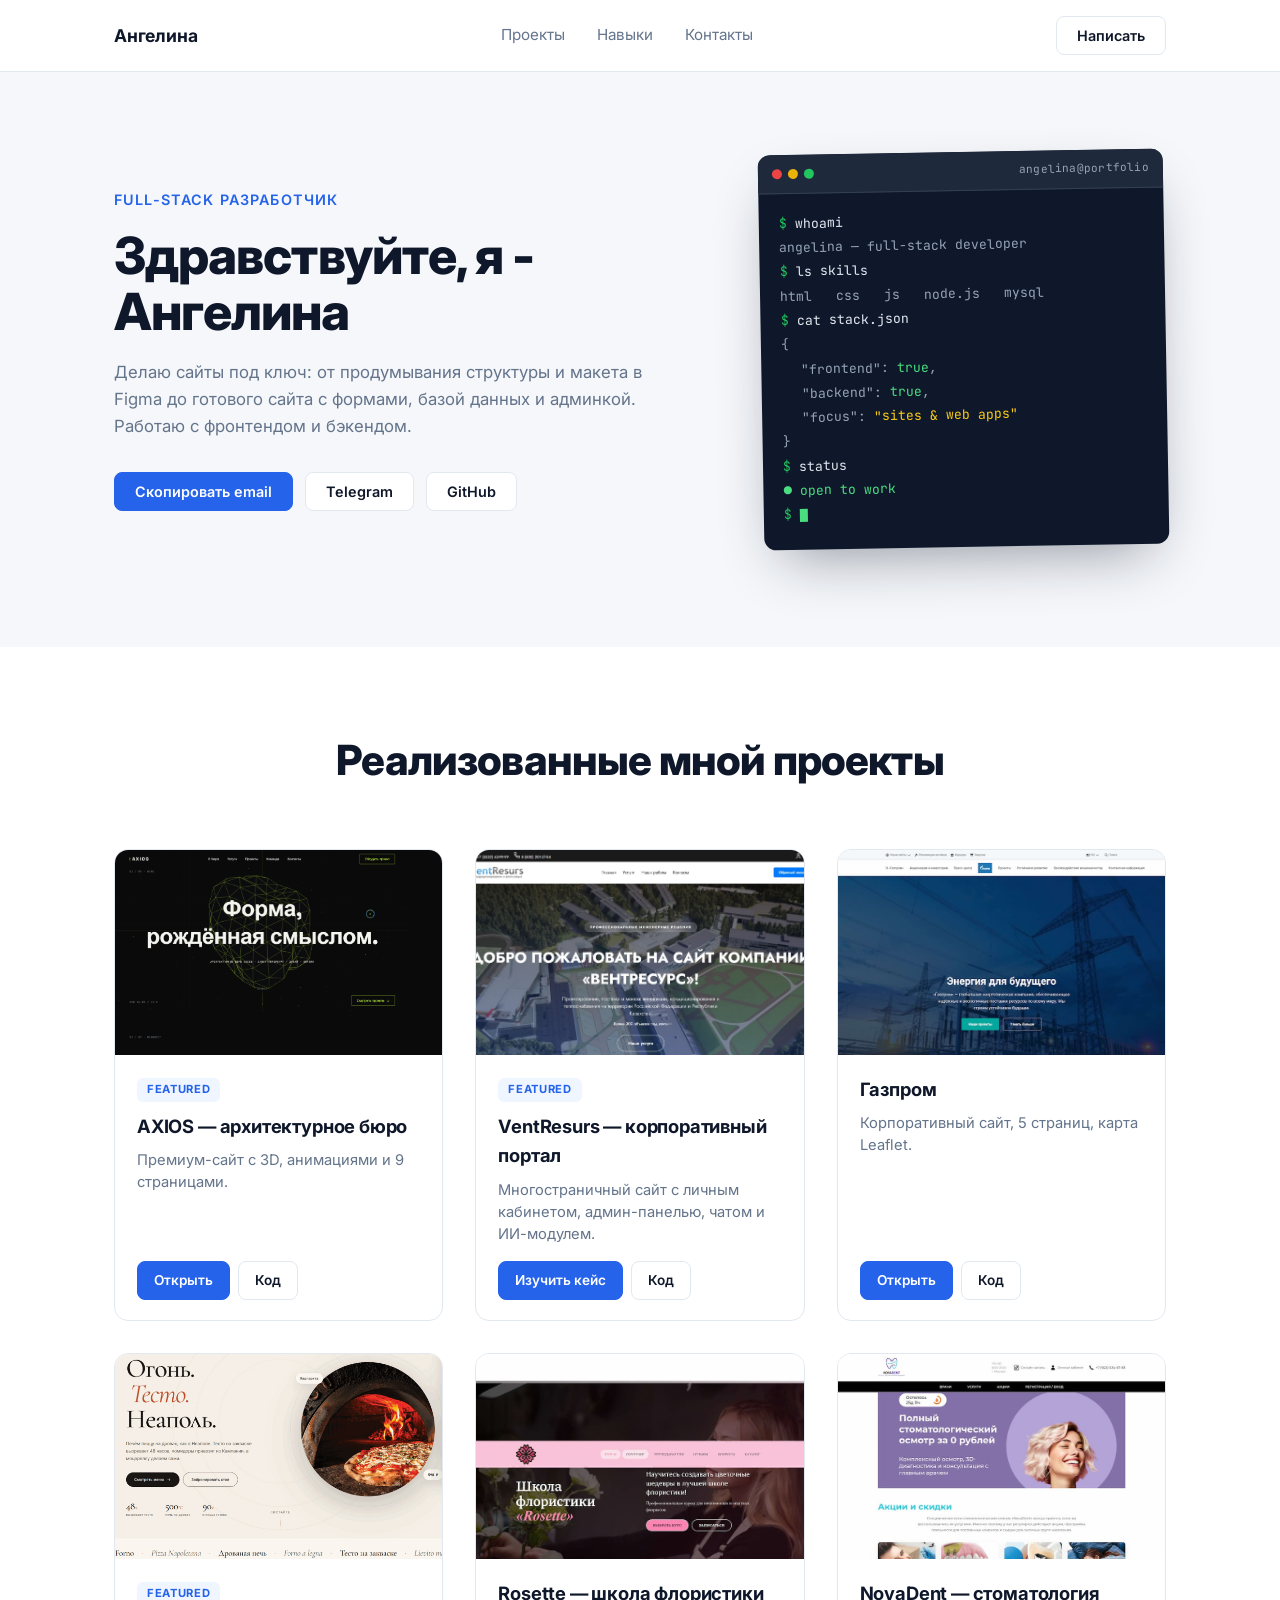
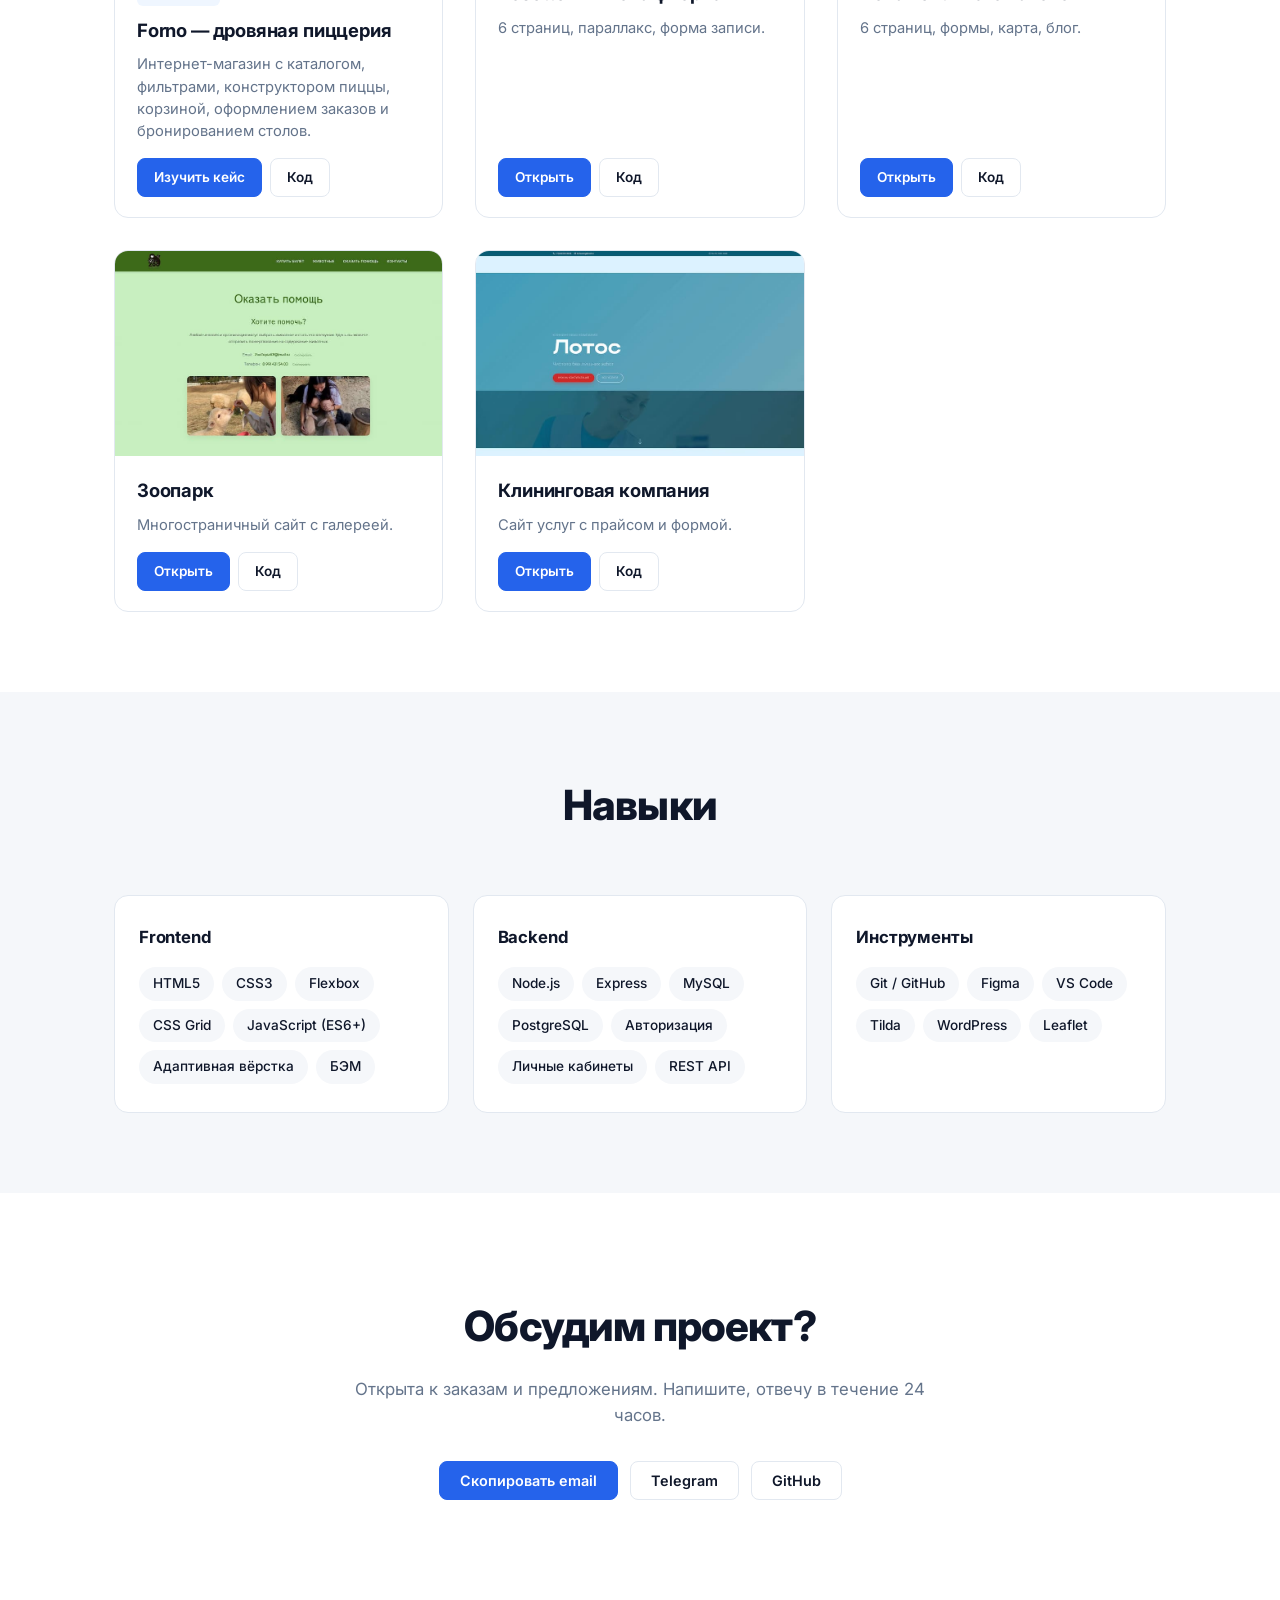
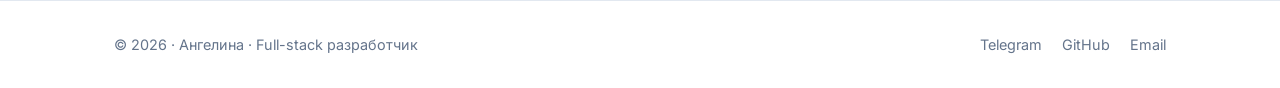
<file: index.html>
<!DOCTYPE html>
<html lang="ru">
<head>
<meta charset="UTF-8">
<meta name="viewport" content="width=device-width, initial-scale=1">
<title>Ангелина — Full-stack разработчик</title>
<meta name="description" content="Портфолио Full-stack разработчика: сайты под ключ на HTML, CSS, JavaScript, Node.js и MySQL.">
<link rel="preconnect" href="https://fonts.googleapis.com">
<link rel="preconnect" href="https://fonts.gstatic.com" crossorigin>
<link href="https://fonts.googleapis.com/css2?family=Inter:wght@400;500;600;700&family=JetBrains+Mono:wght@400;500&display=swap" rel="stylesheet">
<link rel="stylesheet" href="css/style.css">
</head>
<body>

<!-- ХЕДЕР -->
<header class="header">
  <div class="container header__inner">
    <a href="#" class="header__brand">Ангелина</a>
    <nav class="header__nav">
      <a href="#projects">Проекты</a>
      <a href="#skills">Навыки</a>
      <a href="#contacts">Контакты</a>
    </nav>
    <a href="https://t.me/angelina_webdev" class="btn" target="_blank" rel="noopener">Написать</a>
  </div>
</header>

<main>

<!-- HERO -->
<section class="hero">
  <div class="container hero__inner">
    <div class="hero__left">
      <p class="hero__label">Full-stack разработчик</p>
      <h1 class="hero__title">Здравствуйте, я - Ангелина</h1>
      <p class="hero__text">
        Делаю сайты под ключ: от продумывания структуры и макета в Figma
        до готового сайта с формами, базой данных и админкой.
        Работаю с фронтендом и бэкендом.
      </p>
      <div class="hero__actions">
        <button class="btn btn--solid copy-email" data-email="a.webdev@mail.ru">Скопировать email</button>
        <a href="https://t.me/angelina_webdev" class="btn" target="_blank" rel="noopener">Telegram</a>
        <a href="https://github.com/angelina557744" class="btn" target="_blank" rel="noopener">GitHub</a>
      </div>
    </div>
    <div class="hero__right">
      <div class="hero__terminal">
        <div class="hero__terminal-bar">
          <span></span><span></span><span></span>
          <em>angelina@portfolio</em>
        </div>
        <div class="hero__terminal-body">
          <p><span class="t-prompt">$</span> whoami</p>
          <p class="t-out">angelina — full-stack developer</p>
          <p><span class="t-prompt">$</span> ls skills</p>
          <p class="t-out">html &nbsp; css &nbsp; js &nbsp; node.js &nbsp; mysql</p>
          <p><span class="t-prompt">$</span> cat stack.json</p>
          <p class="t-out">{</p>
          <p class="t-out t-out--indent">"frontend": <span class="t-green">true</span>,</p>
          <p class="t-out t-out--indent">"backend": <span class="t-green">true</span>,</p>
          <p class="t-out t-out--indent">"focus": <span class="t-yellow">"sites & web apps"</span></p>
          <p class="t-out">}</p>
          <p><span class="t-prompt">$</span> status</p>
          <p class="t-out t-green">● open to work</p>
          <p><span class="t-prompt">$</span> <span class="t-cursor"></span></p>
        </div>
      </div>
    </div>
  </div>
</section>

<!-- ПРОЕКТЫ -->
<section class="projects" id="projects">
  <div class="container">
    <div class="section__head">
      <h2 class="section__title">Реализованные мной проекты</h2>
    </div>

    <div class="projects__grid">

      <!-- AXIOS -->
      <article class="project">
        <a href="https://angelina557744.github.io/axios-architecture/" class="project__link" target="_blank" rel="noopener">
          <div class="project__image">
            <img src="img/preview-axios (1).png" alt="AXIOS — архитектурное бюро" loading="lazy">
          </div>
          <div class="project__body">
            <span class="project__tag">Featured</span>
            <h3 class="project__title">AXIOS — архитектурное бюро</h3>
            <p class="project__desc">Премиум-сайт с 3D, анимациями и 9 страницами.</p>
          </div>
        </a>
        <div class="project__links">
          <a href="https://angelina557744.github.io/axios-architecture/" class="project__btn project__btn--solid" target="_blank" rel="noopener">Открыть</a>
          <a href="https://github.com/angelina557744/axios-architecture" class="project__btn project__btn--ghost" target="_blank" rel="noopener">Код</a>
        </div>
      </article>

      <!-- VentResurs -->
      <article class="project">
        <a href="case-ventresurs.html" class="project__link">
          <div class="project__image">
            <img src="img/preview-ventresurs.jpg" alt="VentResurs — веб-приложение" loading="lazy">
          </div>
          <div class="project__body">
            <span class="project__tag">Featured</span>
            <h3 class="project__title">VentResurs — корпоративный портал</h3>
            <p class="project__desc">Многостраничный сайт с личным кабинетом, админ-панелью, чатом и ИИ-модулем.</p>
          </div>
        </a>
        <div class="project__links">
          <a href="case-ventresurs.html" class="project__btn project__btn--solid">Изучить кейс</a>
          <a href="https://github.com/Angelina557744/is-vent-resurs.git" class="project__btn project__btn--ghost" target="_blank" rel="noopener">Код</a>
        </div>
      </article>

      <!-- Газпром -->
      <article class="project">
        <a href="https://angelina557744.github.io/gazprom/" class="project__link" target="_blank" rel="noopener">
          <div class="project__image">
            <img src="img/preview-gazprom.jpg" alt="Газпром" loading="lazy">
          </div>
          <div class="project__body">
            <h3 class="project__title">Газпром</h3>
            <p class="project__desc">Корпоративный сайт, 5 страниц, карта Leaflet.</p>
          </div>
        </a>
        <div class="project__links">
          <a href="https://angelina557744.github.io/gazprom/" class="project__btn project__btn--solid" target="_blank" rel="noopener">Открыть</a>
          <a href="https://github.com/angelina557744/gazprom" class="project__btn project__btn--ghost" target="_blank" rel="noopener">Код</a>
        </div>
      </article>

     <article class="project">
  <a href="case-forno.html" class="project__link">
    <div class="project__image">
      <img src="img/preview-forno.jpg" alt="Forno — интернет-магазин пиццерии" loading="lazy">
    </div>
    <div class="project__body">
      <span class="project__tag">Featured</span>
      <h3 class="project__title">Forno — дровяная пиццерия</h3>
      <p class="project__desc">Интернет-магазин с каталогом, фильтрами, конструктором пиццы, корзиной, оформлением заказов и бронированием столов.</p>
    </div>
  </a>
  <div class="project__links">
    <a href="case-forno.html" class="project__btn project__btn--solid">Изучить кейс</a>
    <a href="https://github.com/Angelina557744/forno-pizza" class="project__btn project__btn--ghost" target="_blank" rel="noopener">Код</a>
  </div>
</article>

      <!-- Rosette -->
      <article class="project">
        <a href="https://angelina557744.github.io/school-of-floristry/" class="project__link" target="_blank" rel="noopener">
          <div class="project__image">
            <img src="img/preview-floristry.jpg" alt="Rosette" loading="lazy">
          </div>
          <div class="project__body">
            <h3 class="project__title">Rosette — школа флористики</h3>
            <p class="project__desc">6 страниц, параллакс, форма записи.</p>
          </div>
        </a>
        <div class="project__links">
          <a href="https://angelina557744.github.io/school-of-floristry/" class="project__btn project__btn--solid" target="_blank" rel="noopener">Открыть</a>
          <a href="https://github.com/angelina557744/school-of-floristry" class="project__btn project__btn--ghost" target="_blank" rel="noopener">Код</a>
        </div>
      </article>

      <!-- NovaDent -->
      <article class="project">
        <a href="https://angelina557744.github.io/dental-clinic/" class="project__link" target="_blank" rel="noopener">
          <div class="project__image">
            <img src="img/preview-dental.jpg" alt="NovaDent" loading="lazy">
          </div>
          <div class="project__body">
            <h3 class="project__title">NovaDent — стоматология</h3>
            <p class="project__desc">6 страниц, формы, карта, блог.</p>
          </div>
        </a>
        <div class="project__links">
          <a href="https://angelina557744.github.io/dental-clinic/" class="project__btn project__btn--solid" target="_blank" rel="noopener">Открыть</a>
          <a href="https://github.com/angelina557744/dental-clinic" class="project__btn project__btn--ghost" target="_blank" rel="noopener">Код</a>
        </div>
      </article>

      <!-- Зоопарк -->
      <article class="project">
        <a href="https://angelina557744.github.io/zoo/" class="project__link" target="_blank" rel="noopener">
          <div class="project__image">
            <img src="img/preview-zoo.jpg" alt="Зоопарк" loading="lazy">
          </div>
          <div class="project__body">
            <h3 class="project__title">Зоопарк</h3>
            <p class="project__desc">Многостраничный сайт с галереей.</p>
          </div>
        </a>
        <div class="project__links">
          <a href="https://angelina557744.github.io/zoo/" class="project__btn project__btn--solid" target="_blank" rel="noopener">Открыть</a>
          <a href="https://github.com/angelina557744/zoo" class="project__btn project__btn--ghost" target="_blank" rel="noopener">Код</a>
        </div>
      </article>

      <!-- Клининг -->
      <article class="project">
        <a href="https://angelina557744.github.io/cleaning-company/" class="project__link" target="_blank" rel="noopener">
          <div class="project__image">
            <img src="img/preview-cleaning.jpg" alt="Клининг" loading="lazy">
          </div>
          <div class="project__body">
            <h3 class="project__title">Клининговая компания</h3>
            <p class="project__desc">Сайт услуг с прайсом и формой.</p>
          </div>
        </a>
        <div class="project__links">
          <a href="https://angelina557744.github.io/cleaning-company/" class="project__btn project__btn--solid" target="_blank" rel="noopener">Открыть</a>
          <a href="https://github.com/angelina557744/cleaning-company" class="project__btn project__btn--ghost" target="_blank" rel="noopener">Код</a>
        </div>
      </article>

    </div>
  </div>
</section>

<!-- НАВЫКИ -->
<section class="skills" id="skills">
  <div class="container">
    <div class="section__head">
      <h2 class="section__title">Навыки</h2>
    </div>

    <div class="skills__groups">
      <div class="skills__group">
        <h3 class="skills__label">Frontend</h3>
        <ul class="skills__list">
          <li>HTML5</li><li>CSS3</li><li>Flexbox</li><li>CSS Grid</li>
          <li>JavaScript (ES6+)</li><li>Адаптивная вёрстка</li><li>БЭМ</li>
        </ul>
      </div>
      <div class="skills__group">
        <h3 class="skills__label">Backend</h3>
        <ul class="skills__list">
          <li>Node.js</li><li>Express</li><li>MySQL</li><li>PostgreSQL</li>
          <li>Авторизация</li><li>Личные кабинеты</li><li>REST API</li>
        </ul>
      </div>
      <div class="skills__group">
        <h3 class="skills__label">Инструменты</h3>
        <ul class="skills__list">
          <li>Git / GitHub</li><li>Figma</li><li>VS Code</li>
          <li>Tilda</li><li>WordPress</li><li>Leaflet</li>
        </ul>
      </div>
    </div>
  </div>
</section>

<!-- КОНТАКТЫ -->
<section class="cta" id="contacts">
  <div class="container cta__inner">
    <h2 class="cta__title">Обсудим проект?</h2>
    <p class="cta__text">Открыта к заказам и предложениям. Напишите, отвечу в течение 24 часов.</p>
    <div class="cta__actions">
      <button class="btn btn--solid copy-email" data-email="a.webdev@mail.ru">Скопировать email</button>
      <a href="https://t.me/angelina_webdev" class="btn" target="_blank" rel="noopener">Telegram</a>
      <a href="https://github.com/angelina557744" class="btn" target="_blank" rel="noopener">GitHub</a>
    </div>
  </div>
</section>

</main>

<!-- ФУТЕР -->
<footer class="footer">
  <div class="container footer__inner">
    <span>© 2026 · Ангелина · Full-stack разработчик</span>
    <div class="footer__links">
      <a href="https://t.me/angelina_webdev" target="_blank" rel="noopener">Telegram</a>
      <a href="https://github.com/angelina557744" target="_blank" rel="noopener">GitHub</a>
      <a href="mailto:a.webdev@mail.ru">Email</a>
    </div>
  </div>
</footer>
<script data-goatcounter="https://angelina557744.goatcounter.com/count"
        async src="//gc.zgo.at/count.js"></script>
<script src="js/script.js"></script>

</body>
</html>
</file>
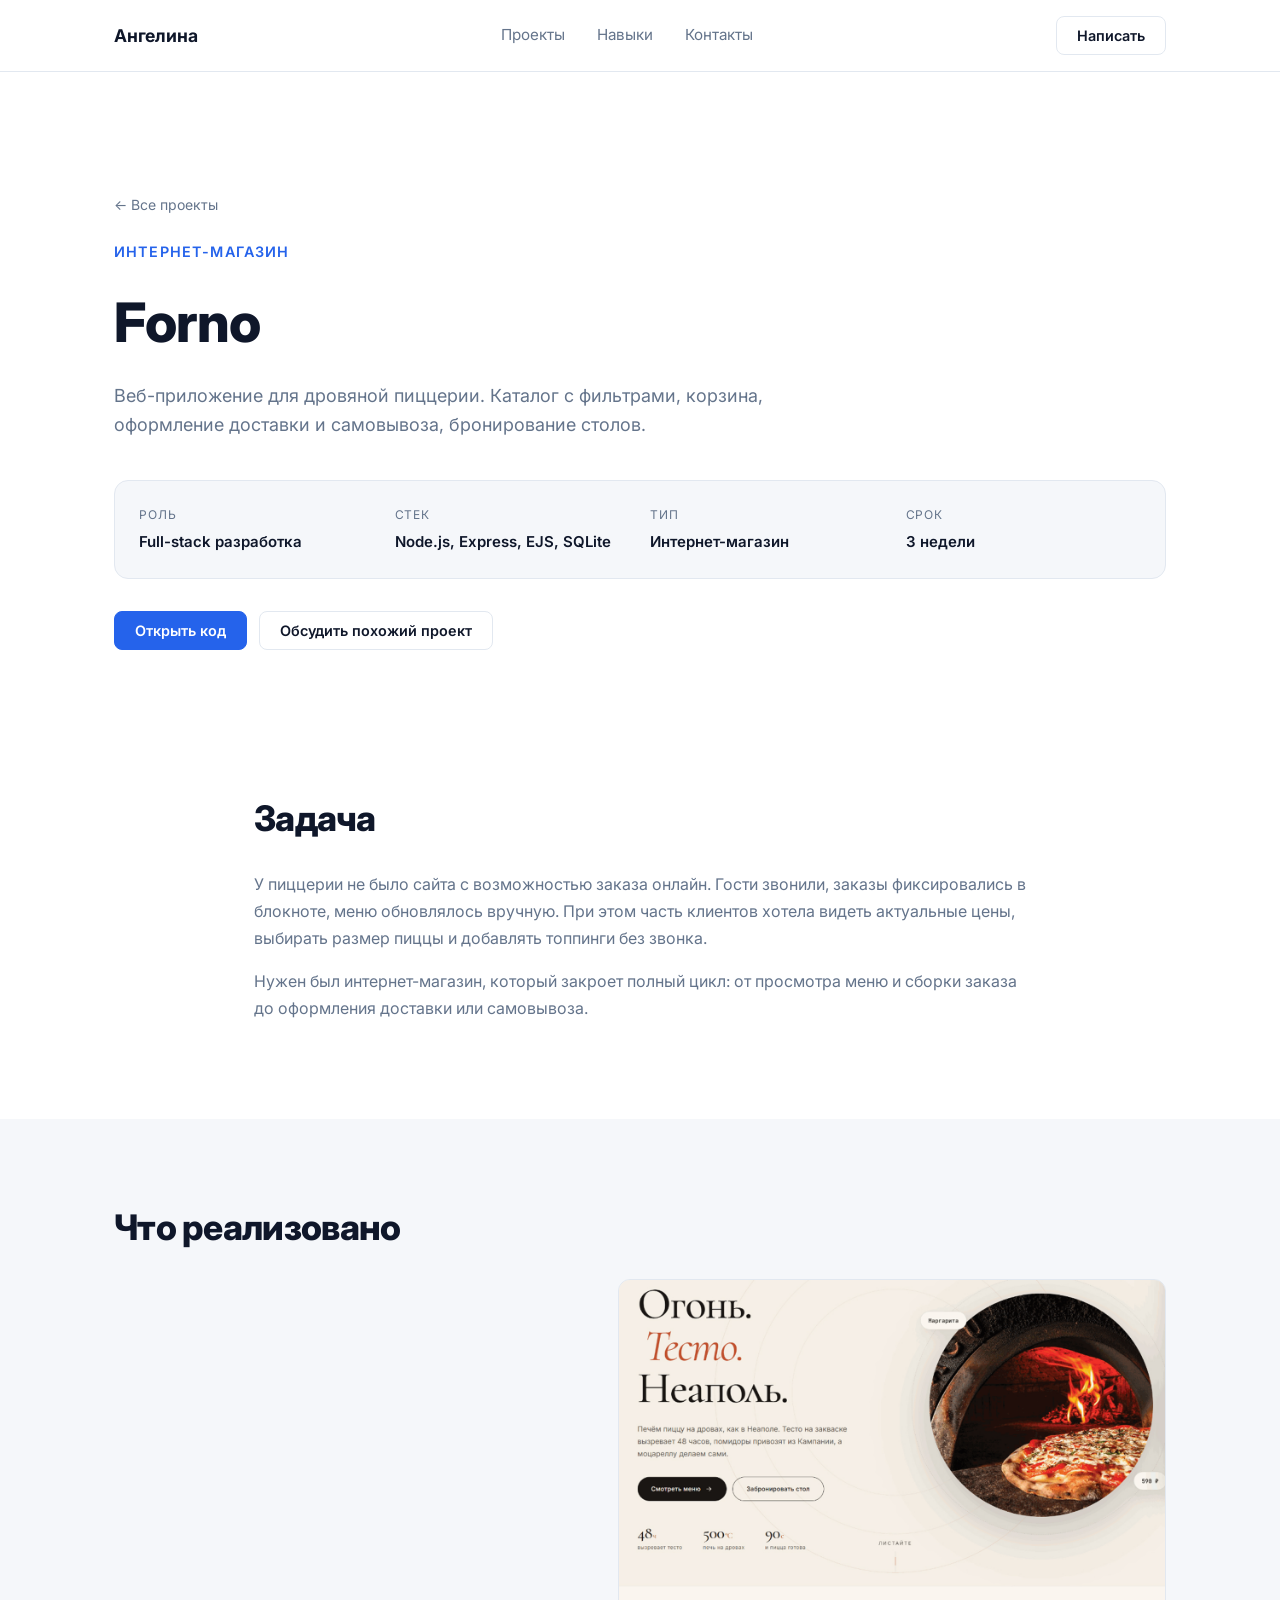
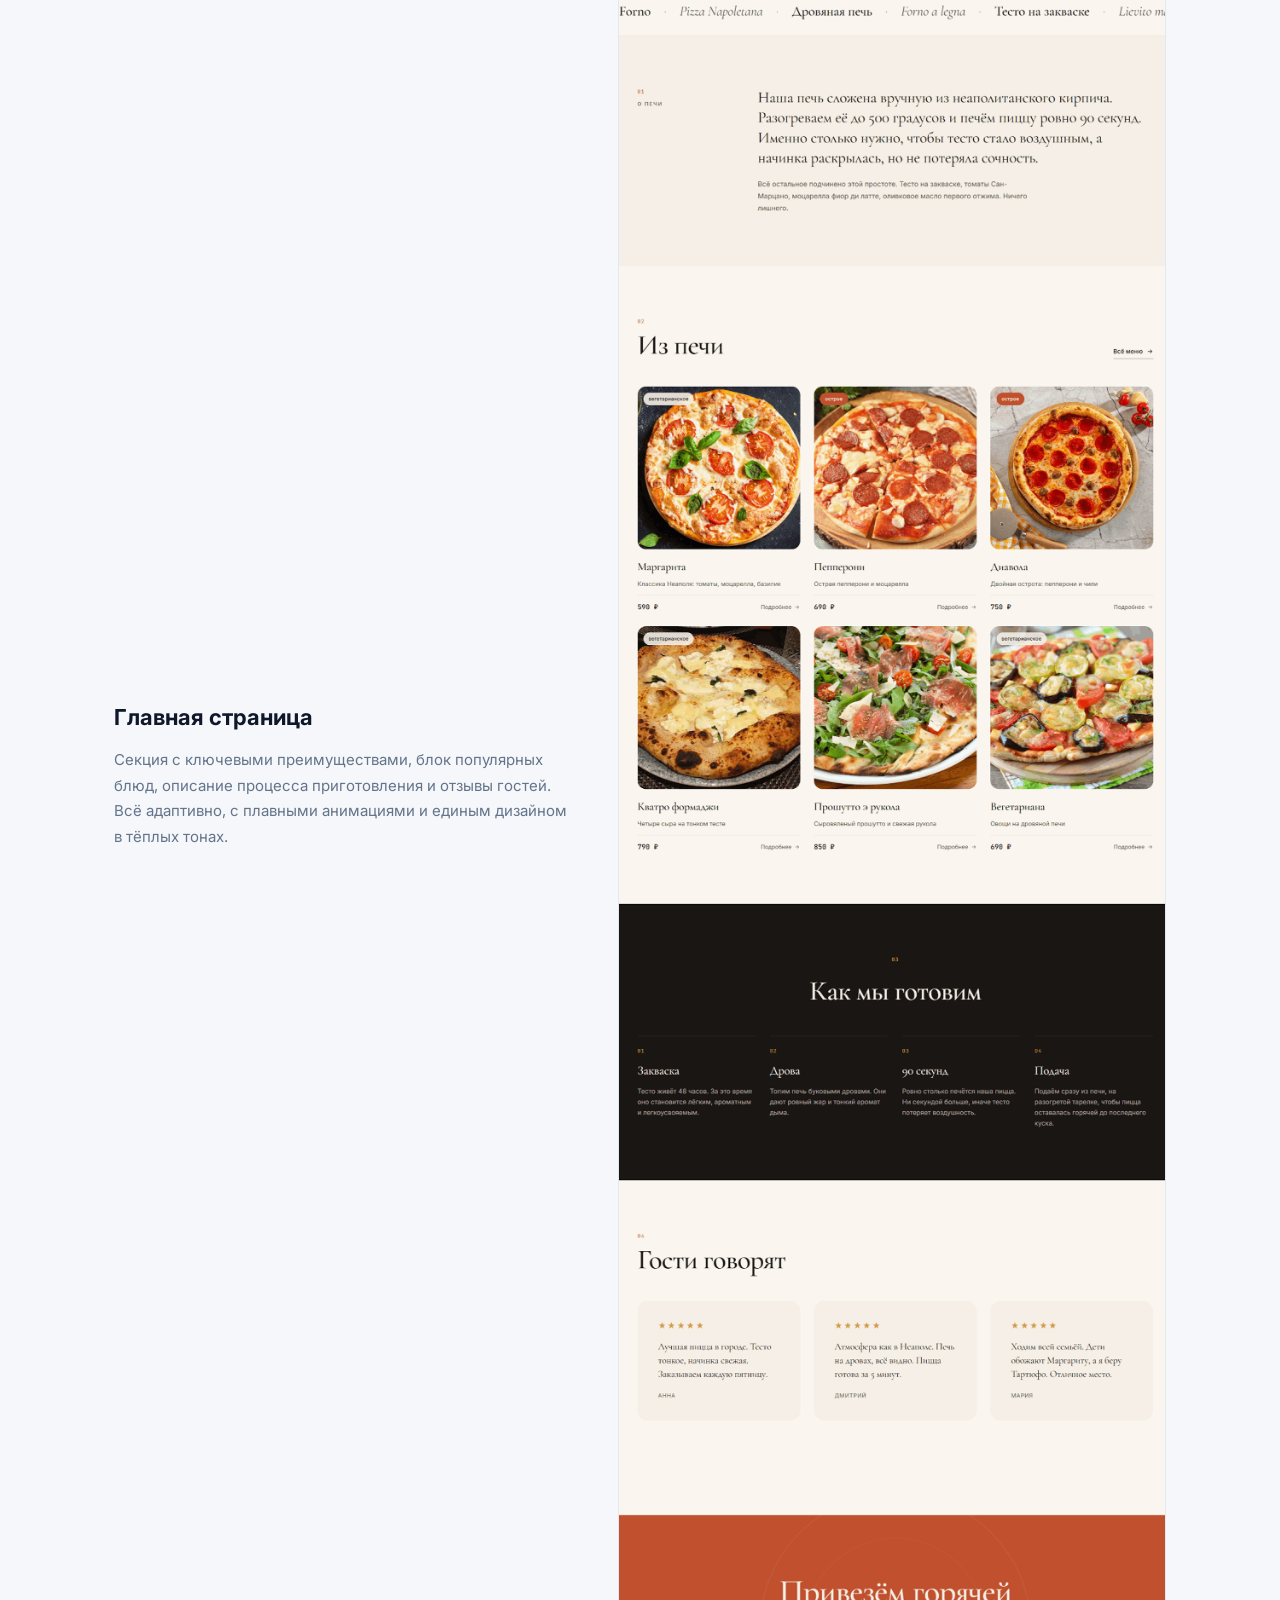
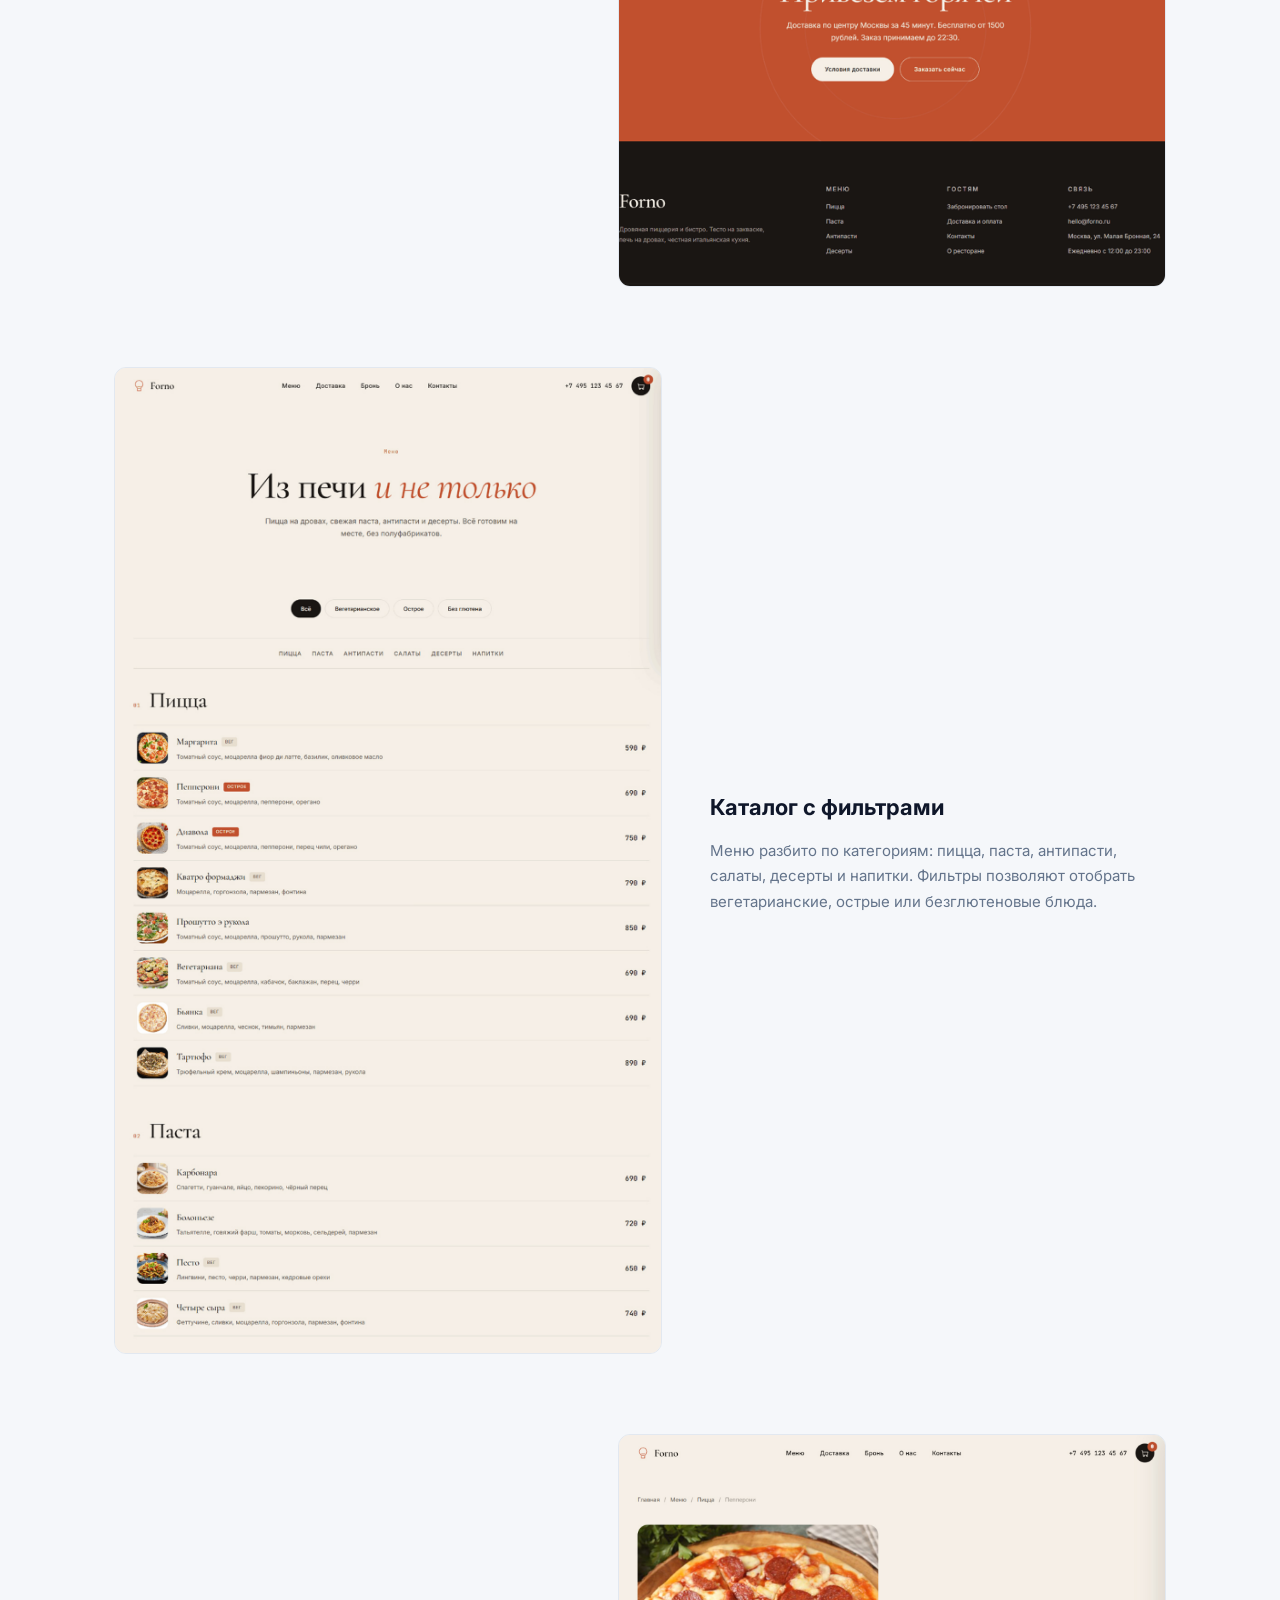
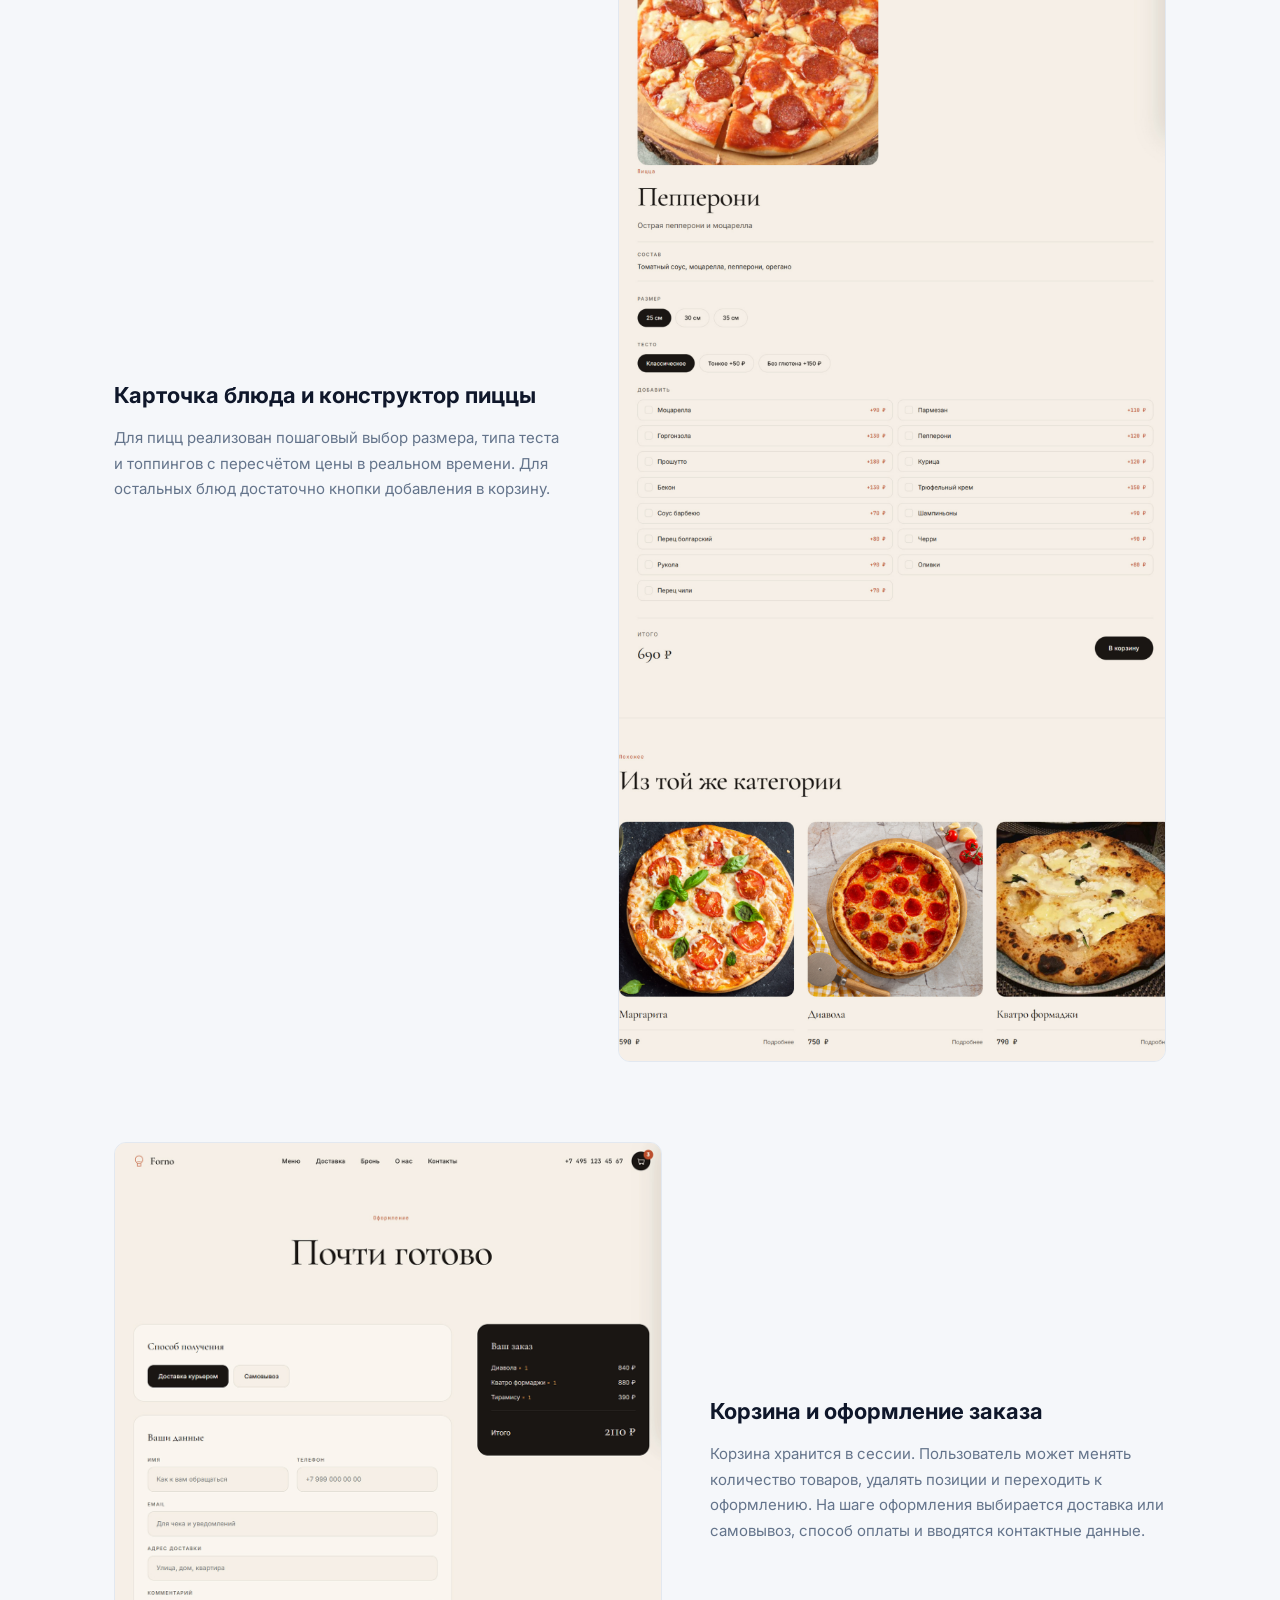
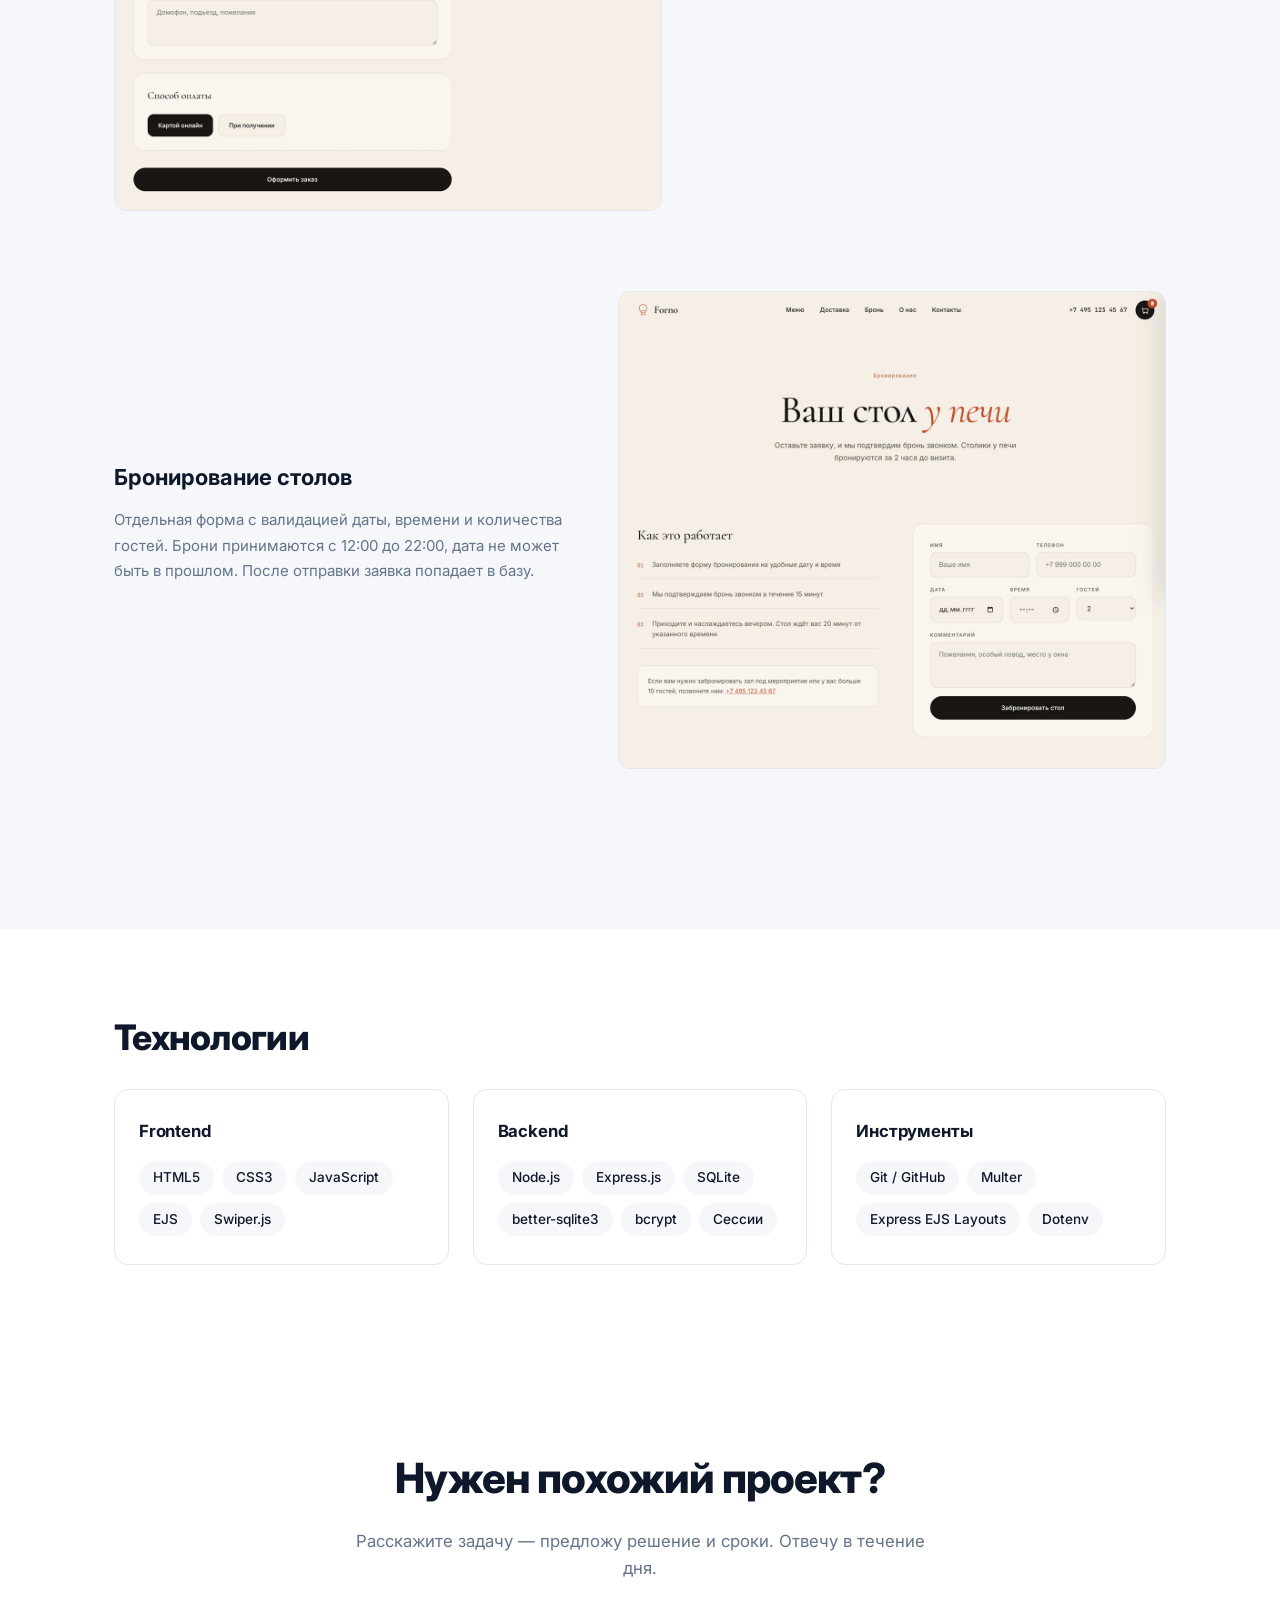
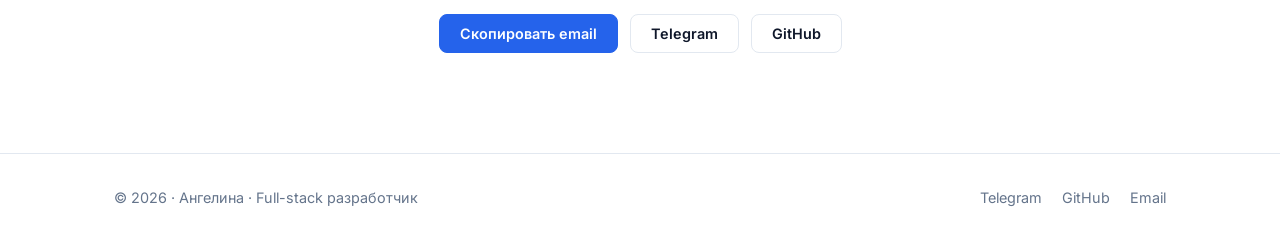
<file: case-forno.html>
<!DOCTYPE html>
<html lang="ru">
<head>
<meta charset="UTF-8">
<meta name="viewport" content="width=device-width, initial-scale=1">
<title>Forno — интернет-магазин пиццерии | Ангелина</title>
<meta name="description" content="Кейс: разработка интернет-магазина для дровяной пиццерии. Каталог, корзина, оформление заказов, бронирование столов.">
<link rel="preconnect" href="https://fonts.googleapis.com">
<link rel="preconnect" href="https://fonts.gstatic.com" crossorigin>
<link href="https://fonts.googleapis.com/css2?family=Inter:wght@400;500;600;700&family=JetBrains+Mono:wght@400;500&display=swap" rel="stylesheet">
<link rel="stylesheet" href="css/style.css">
</head>
<body>

<header class="header">
  <div class="container header__inner">
    <a href="index.html" class="header__brand">Ангелина</a>
    <nav class="header__nav">
      <a href="index.html#projects">Проекты</a>
      <a href="index.html#skills">Навыки</a>
      <a href="index.html#contacts">Контакты</a>
    </nav>
    <a href="https://t.me/angelina_webdev" class="btn" target="_blank" rel="noopener">Написать</a>
  </div>
</header>

<main>

<section class="case-hero">
  <div class="container">
    <a href="index.html#projects" class="case-hero__back">← Все проекты</a>
    <p class="hero__label">Интернет-магазин</p>
    <h1 class="case-hero__title">Forno</h1>
    <p class="case-hero__text">
      Веб-приложение для дровяной пиццерии. Каталог с фильтрами, корзина,
      оформление доставки и самовывоза, бронирование столов.
    </p>

    <div class="case-hero__meta">
      <div><span>Роль</span><strong>Full-stack разработка</strong></div>
      <div><span>Стек</span><strong>Node.js, Express, EJS, SQLite</strong></div>
      <div><span>Тип</span><strong>Интернет-магазин</strong></div>
      <div><span>Срок</span><strong>3 недели</strong></div>
    </div>

    <div class="case-hero__actions">
      <a href="https://github.com/Angelina557744/forno-pizza" class="btn btn--solid" target="_blank" rel="noopener">Открыть код</a>
      <a href="https://t.me/angelina_webdev" class="btn" target="_blank" rel="noopener">Обсудить похожий проект</a>
    </div>
  </div>
</section>

<section class="case-section">
  <div class="container case-section__inner">
    <h2 class="case-section__title">Задача</h2>
    <p>
      У пиццерии не было сайта с возможностью заказа онлайн. Гости звонили,
      заказы фиксировались в блокноте, меню обновлялось вручную. При этом
      часть клиентов хотела видеть актуальные цены, выбирать размер пиццы
      и добавлять топпинги без звонка.
    </p>
    <p>
      Нужен был интернет-магазин, который закроет полный цикл: от просмотра
      меню и сборки заказа до оформления доставки или самовывоза.
    </p>
  </div>
</section>

<section class="case-section case-section--alt">
  <div class="container">
    <h2 class="case-section__title">Что реализовано</h2>

    <div class="case-feature">
      <div class="case-feature__text">
        <h3>Главная страница</h3>
        <p>
          Секция с ключевыми преимуществами, блок популярных блюд, описание
          процесса приготовления и отзывы гостей. Всё адаптивно, с плавными
          анимациями и единым дизайном в тёплых тонах.
        </p>
      </div>
      <div class="case-feature__img">
        <img src="img/forno-1.jpg" alt="Главная страница Forno" loading="lazy">
      </div>
    </div>

    <div class="case-feature case-feature--reverse">
      <div class="case-feature__text">
        <h3>Каталог с фильтрами</h3>
        <p>
          Меню разбито по категориям: пицца, паста, антипасти, салаты,
          десерты и напитки. Фильтры позволяют отобрать вегетарианские,
          острые или безглютеновые блюда.
        </p>
      </div>
      <div class="case-feature__img">
        <img src="img/forno-2.jpg" alt="Каталог с фильтрами" loading="lazy">
      </div>
    </div>

    <div class="case-feature">
      <div class="case-feature__text">
        <h3>Карточка блюда и конструктор пиццы</h3>
        <p>
          Для пицц реализован пошаговый выбор размера, типа теста и топпингов
          с пересчётом цены в реальном времени. Для остальных блюд достаточно
          кнопки добавления в корзину.
        </p>
      </div>
      <div class="case-feature__img">
        <img src="img/forno-3.jpg" alt="Карточка блюда" loading="lazy">
      </div>
    </div>

    <div class="case-feature case-feature--reverse">
      <div class="case-feature__text">
        <h3>Корзина и оформление заказа</h3>
        <p>
          Корзина хранится в сессии. Пользователь может менять количество
          товаров, удалять позиции и переходить к оформлению. На шаге
          оформления выбирается доставка или самовывоз, способ оплаты
          и вводятся контактные данные.
        </p>
      </div>
      <div class="case-feature__img">
        <img src="img/forno-4.jpg" alt="Корзина и оформление заказа" loading="lazy">
      </div>
    </div>

    <div class="case-feature">
      <div class="case-feature__text">
        <h3>Бронирование столов</h3>
        <p>
          Отдельная форма с валидацией даты, времени и количества гостей.
          Брони принимаются с 12:00 до 22:00, дата не может быть в прошлом.
          После отправки заявка попадает в базу.
        </p>
      </div>
      <div class="case-feature__img">
        <img src="img/forno-5.jpg" alt="Бронирование столов" loading="lazy">
      </div>
    </div>


  </div>
</section>

<section class="case-section">
  <div class="container">
    <h2 class="case-section__title">Технологии</h2>
    <div class="skills__groups">
      <div class="skills__group">
        <h3 class="skills__label">Frontend</h3>
        <ul class="skills__list">
          <li>HTML5</li><li>CSS3</li><li>JavaScript</li>
          <li>EJS</li><li>Swiper.js</li>
        </ul>
      </div>
      <div class="skills__group">
        <h3 class="skills__label">Backend</h3>
        <ul class="skills__list">
          <li>Node.js</li><li>Express.js</li><li>SQLite</li>
          <li>better-sqlite3</li><li>bcrypt</li><li>Сессии</li>
        </ul>
      </div>
      <div class="skills__group">
        <h3 class="skills__label">Инструменты</h3>
        <ul class="skills__list">
          <li>Git / GitHub</li><li>Multer</li>
          <li>Express EJS Layouts</li><li>Dotenv</li>
        </ul>
      </div>
    </div>
  </div>
</section>

<section class="cta">
  <div class="container cta__inner">
    <h2 class="cta__title">Нужен похожий проект?</h2>
    <p class="cta__text">Расскажите задачу — предложу решение и сроки. Отвечу в течение дня.</p>
    <div class="cta__actions">
      <button class="btn btn--solid copy-email" data-email="a.webdev@mail.ru">Скопировать email</button>
      <a href="https://t.me/angelina_webdev" class="btn" target="_blank" rel="noopener">Telegram</a>
      <a href="https://github.com/angelina557744" class="btn" target="_blank" rel="noopener">GitHub</a>
    </div>
  </div>
</section>

</main>

<footer class="footer">
  <div class="container footer__inner">
    <span>© 2026 · Ангелина · Full-stack разработчик</span>
    <div class="footer__links">
      <a href="https://t.me/angelina_webdev" target="_blank" rel="noopener">Telegram</a>
      <a href="https://github.com/angelina557744" target="_blank" rel="noopener">GitHub</a>
      <a href="mailto:a.webdev@mail.ru">Email</a>
    </div>
  </div>
</footer>

<script data-goatcounter="https://angelina557744.goatcounter.com/count"
        async src="//gc.zgo.at/count.js"></script>
<script src="js/script.js"></script>

</body>
</html>
</file>
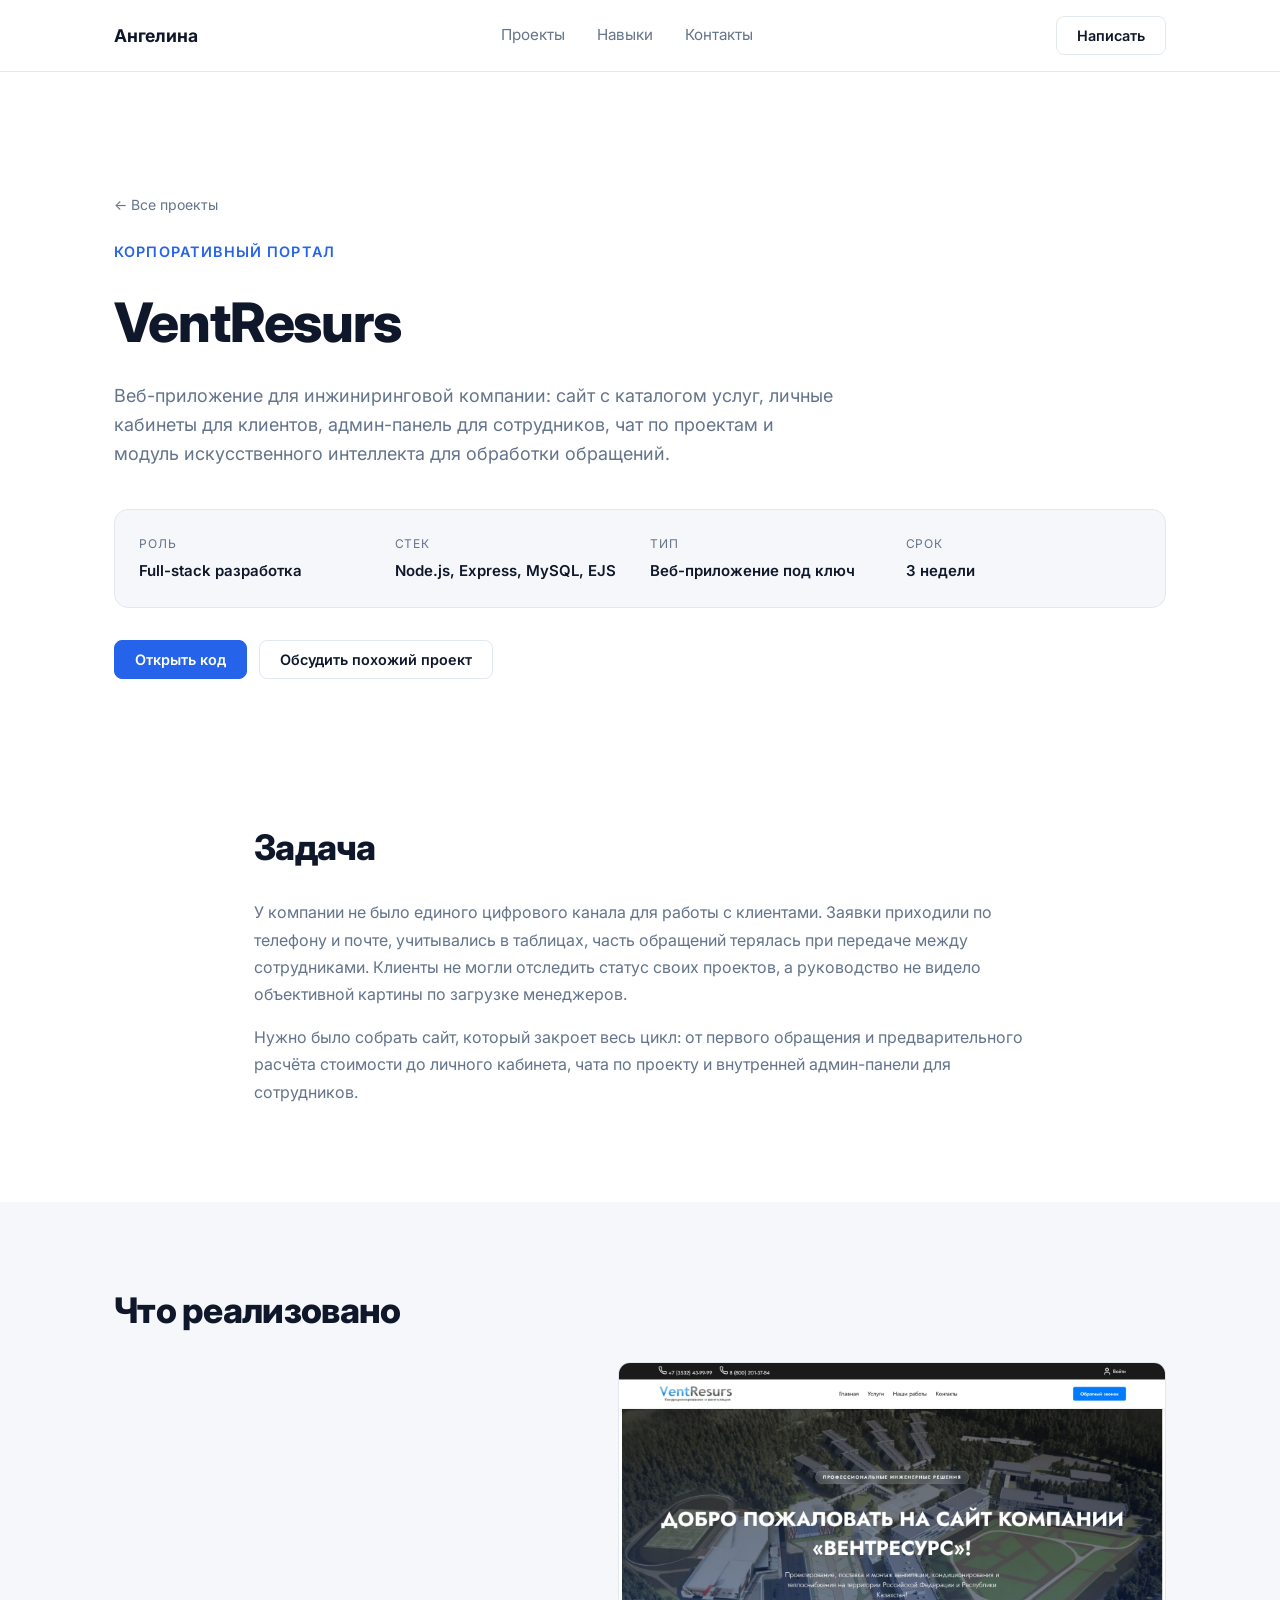
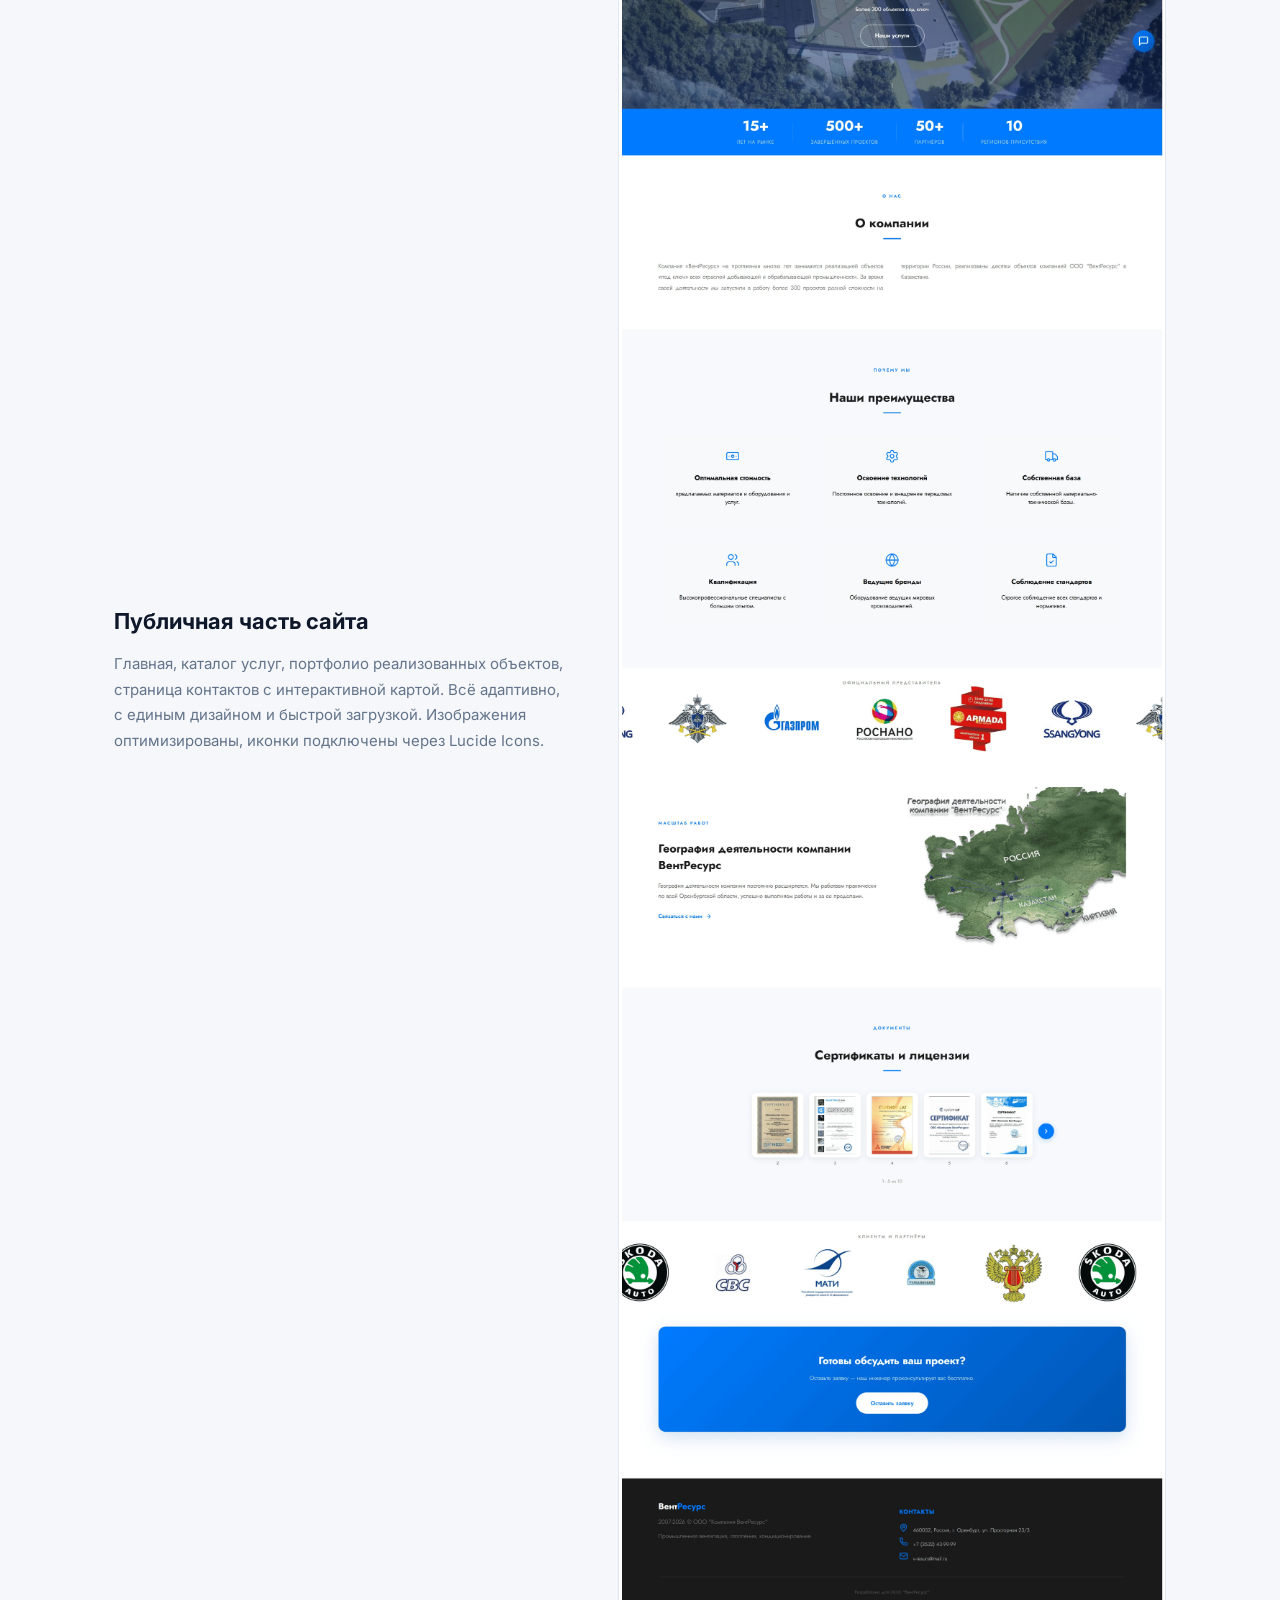
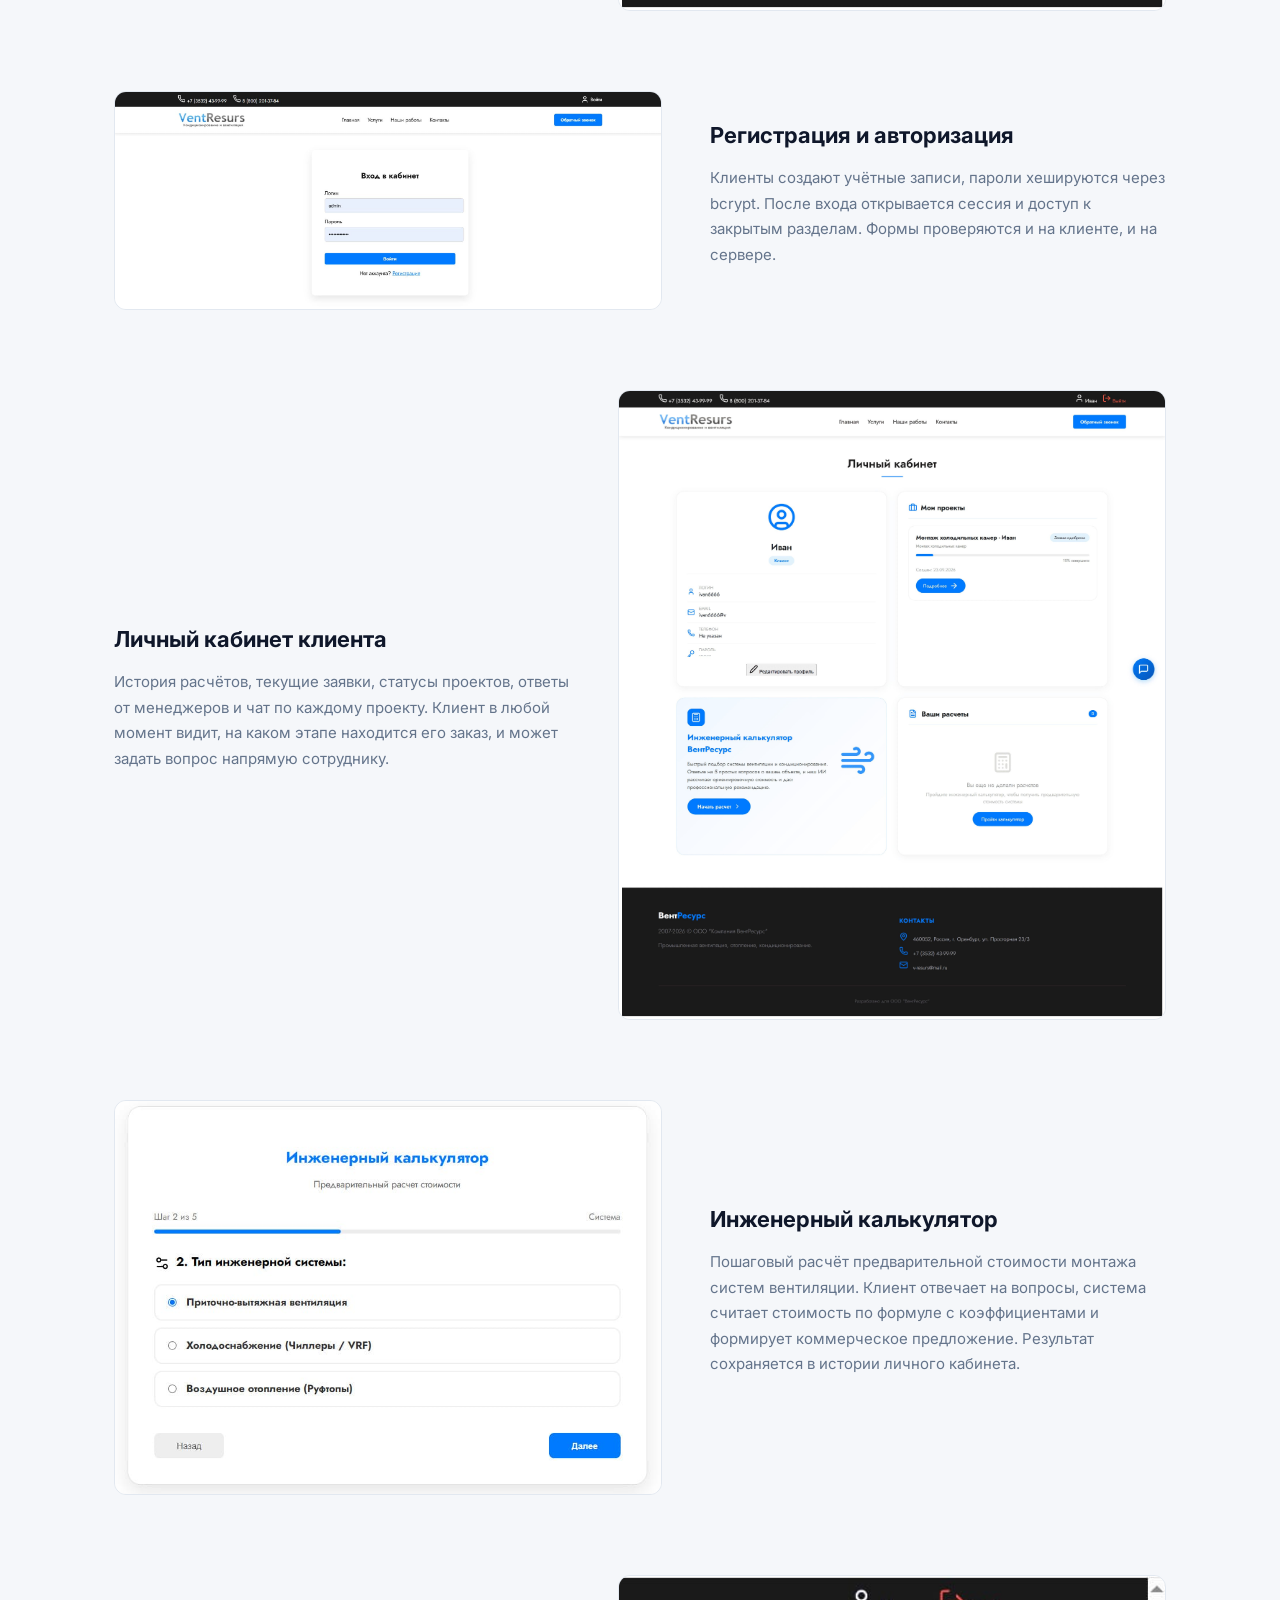
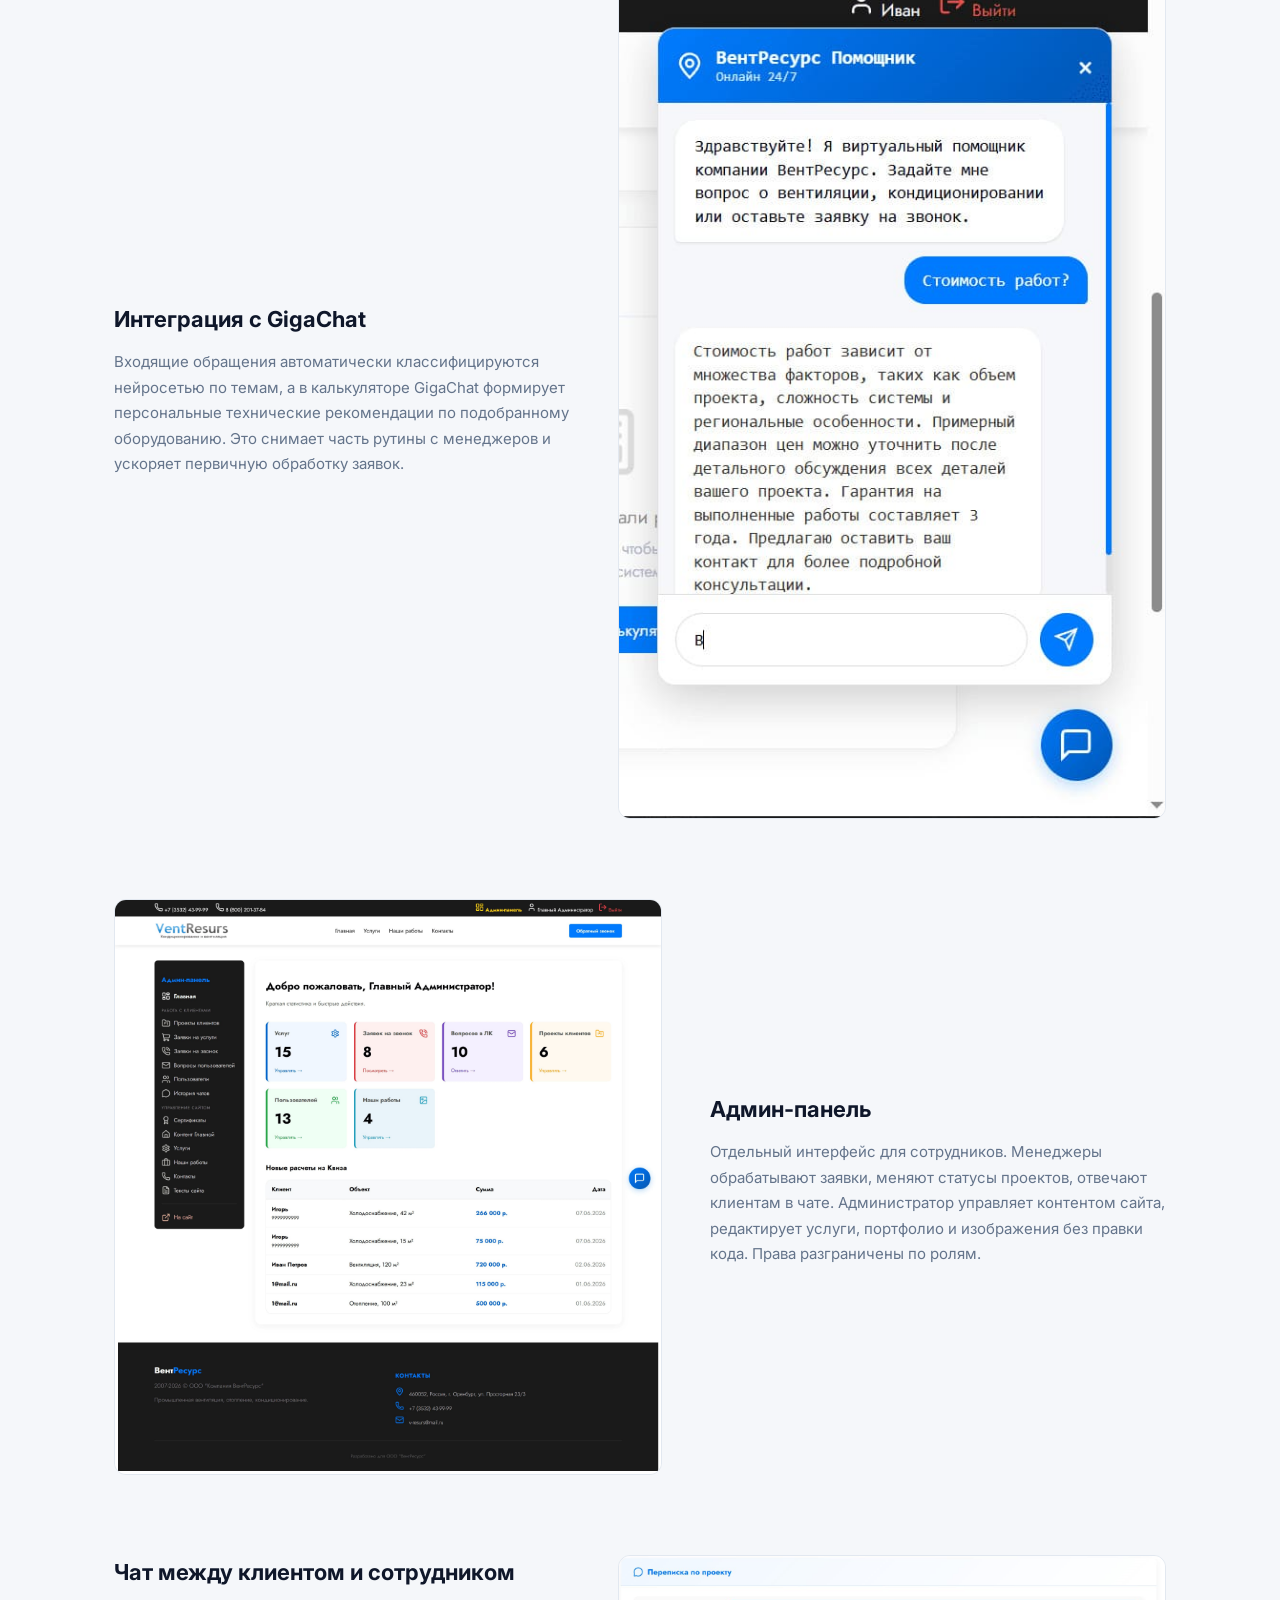
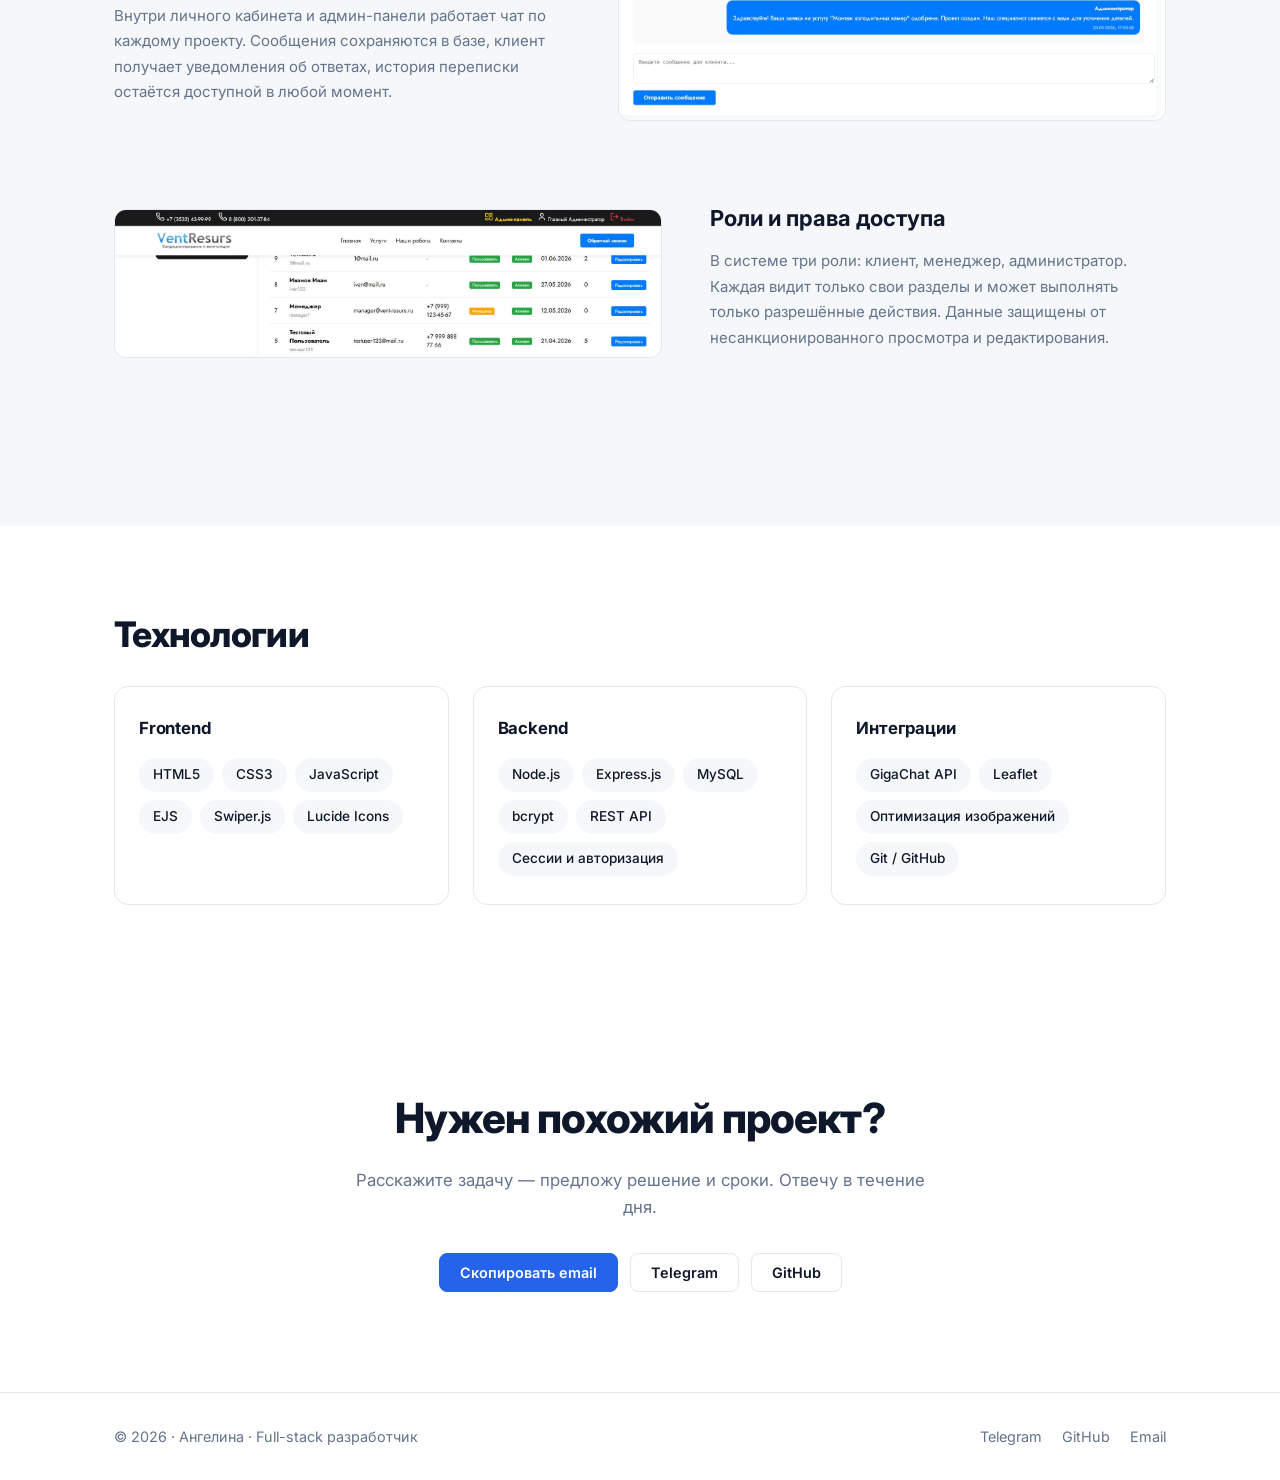
<file: case-ventresurs.html>
<!DOCTYPE html>
<html lang="ru">
<head>
<meta charset="UTF-8">
<meta name="viewport" content="width=device-width, initial-scale=1">
<title>VentResurs — корпоративный портал | Ангелина</title>
<meta name="description" content="Кейс: разработка корпоративного веб-приложения для инжиниринговой компании. Личный кабинет, админ-панель, чат, интеграция с GigaChat.">
<link rel="preconnect" href="https://fonts.googleapis.com">
<link rel="preconnect" href="https://fonts.gstatic.com" crossorigin>
<link href="https://fonts.googleapis.com/css2?family=Inter:wght@400;500;600;700&family=JetBrains+Mono:wght@400;500&display=swap" rel="stylesheet">
<link rel="stylesheet" href="css/style.css">
</head>
<body>

<header class="header">
  <div class="container header__inner">
    <a href="index.html" class="header__brand">Ангелина</a>
    <nav class="header__nav">
      <a href="index.html#projects">Проекты</a>
      <a href="index.html#skills">Навыки</a>
      <a href="index.html#contacts">Контакты</a>
    </nav>
    <a href="https://t.me/angelina_webdev" class="btn" target="_blank" rel="noopener">Написать</a>
  </div>
</header>

<main>

<!-- HERO КЕЙСА -->
<section class="case-hero">
  <div class="container">
    <a href="index.html#projects" class="case-hero__back">← Все проекты</a>
    <p class="hero__label">Корпоративный портал</p>
    <h1 class="case-hero__title">VentResurs</h1>
    <p class="case-hero__text">
      Веб-приложение для инжиниринговой компании: сайт с каталогом услуг,
      личные кабинеты для клиентов, админ-панель для сотрудников,
      чат по проектам и модуль искусственного интеллекта для обработки обращений.
    </p>

    <div class="case-hero__meta">
      <div><span>Роль</span><strong>Full-stack разработка</strong></div>
      <div><span>Стек</span><strong>Node.js, Express, MySQL, EJS</strong></div>
      <div><span>Тип</span><strong>Веб-приложение под ключ</strong></div>
      <div><span>Срок</span><strong>3 недели</strong></div>
    </div>

    <div class="case-hero__actions">
      <a href="https://github.com/angelina557744/ventresurs" class="btn btn--solid" target="_blank" rel="noopener">Открыть код</a>
      <a href="https://t.me/angelina_webdev" class="btn" target="_blank" rel="noopener">Обсудить похожий проект</a>
    </div>
  </div>
</section>

<!-- ЗАДАЧА -->
<section class="case-section">
  <div class="container case-section__inner">
    <h2 class="case-section__title">Задача</h2>
    <p>
      У компании не было единого цифрового канала для работы с клиентами.
      Заявки приходили по телефону и почте, учитывались в таблицах, часть обращений
      терялась при передаче между сотрудниками. Клиенты не могли отследить статус
      своих проектов, а руководство не видело объективной картины по загрузке менеджеров.
    </p>
    <p>
      Нужно было собрать сайт, который закроет весь цикл: от первого обращения
      и предварительного расчёта стоимости до личного кабинета, чата по проекту
      и внутренней админ-панели для сотрудников.
    </p>
  </div>
</section>

<!-- ЧТО РЕАЛИЗОВАНО -->
<section class="case-section case-section--alt">
  <div class="container">
    <h2 class="case-section__title">Что реализовано</h2>

    <div class="case-feature">
      <div class="case-feature__text">
        <h3>Публичная часть сайта</h3>
        <p>
          Главная, каталог услуг, портфолио реализованных объектов, страница контактов
          с интерактивной картой. Всё адаптивно, с единым дизайном и быстрой загрузкой.
          Изображения оптимизированы, иконки подключены через Lucide Icons.
        </p>
      </div>
      <div class="case-feature__img">
        <img src="img/ventresurs-1.jpg" alt="Главная страница VentResurs" loading="lazy">
      </div>
    </div>

    <div class="case-feature case-feature--reverse">
      <div class="case-feature__text">
        <h3>Регистрация и авторизация</h3>
        <p>
          Клиенты создают учётные записи, пароли хешируются через bcrypt.
          После входа открывается сессия и доступ к закрытым разделам.
          Формы проверяются и на клиенте, и на сервере.
        </p>
      </div>
      <div class="case-feature__img">
        <img src="img/ventresurs-2.jpg" alt="Страница авторизации" loading="lazy">
      </div>
    </div>

    <div class="case-feature">
      <div class="case-feature__text">
        <h3>Личный кабинет клиента</h3>
        <p>
          История расчётов, текущие заявки, статусы проектов, ответы от менеджеров
          и чат по каждому проекту. Клиент в любой момент видит, на каком этапе
          находится его заказ, и может задать вопрос напрямую сотруднику.
        </p>
      </div>
      <div class="case-feature__img">
        <img src="img/ventresurs-3.jpg" alt="Личный кабинет клиента" loading="lazy">
      </div>
    </div>

    <div class="case-feature case-feature--reverse">
      <div class="case-feature__text">
        <h3>Инженерный калькулятор</h3>
        <p>
          Пошаговый расчёт предварительной стоимости монтажа систем вентиляции.
          Клиент отвечает на вопросы, система считает стоимость по формуле
          с коэффициентами и формирует коммерческое предложение.
          Результат сохраняется в истории личного кабинета.
        </p>
      </div>
      <div class="case-feature__img">
        <img src="img/ventresurs-4.jpg" alt="Инженерный калькулятор" loading="lazy">
      </div>
    </div>

    <div class="case-feature">
      <div class="case-feature__text">
        <h3>Интеграция с GigaChat</h3>
        <p>
          Входящие обращения автоматически классифицируются нейросетью по темам,
          а в калькуляторе GigaChat формирует персональные технические рекомендации
          по подобранному оборудованию. Это снимает часть рутины с менеджеров
          и ускоряет первичную обработку заявок.
        </p>
      </div>
      <div class="case-feature__img">
        <img src="img/ventresurs-5.jpg" alt="ИИ-модуль на базе GigaChat" loading="lazy">
      </div>
    </div>

    <div class="case-feature case-feature--reverse">
      <div class="case-feature__text">
        <h3>Админ-панель</h3>
        <p>
          Отдельный интерфейс для сотрудников. Менеджеры обрабатывают заявки,
          меняют статусы проектов, отвечают клиентам в чате. Администратор
          управляет контентом сайта, редактирует услуги, портфолио и изображения
          без правки кода. Права разграничены по ролям.
        </p>
      </div>
      <div class="case-feature__img">
        <img src="img/ventresurs-6.jpg" alt="Админ-панель" loading="lazy">
      </div>
    </div>

    <div class="case-feature">
      <div class="case-feature__text">
        <h3>Чат между клиентом и сотрудником</h3>
        <p>
          Внутри личного кабинета и админ-панели работает чат по каждому проекту.
          Сообщения сохраняются в базе, клиент получает уведомления об ответах,
          история переписки остаётся доступной в любой момент.
        </p>
      </div>
      <div class="case-feature__img">
        <img src="img/ventresurs-7.jpg" alt="Чат по проекту" loading="lazy">
      </div>
    </div>

    <div class="case-feature case-feature--reverse">
      <div class="case-feature__text">
        <h3>Роли и права доступа</h3>
        <p>
          В системе три роли: клиент, менеджер, администратор. Каждая видит
          только свои разделы и может выполнять только разрешённые действия.
          Данные защищены от несанкционированного просмотра и редактирования.
        </p>
      </div>
      <div class="case-feature__img">
        <img src="img/ventresurs-8.jpg" alt="Разграничение прав по ролям" loading="lazy">
      </div>
    </div>

  </div>
</section>

<!-- СТЕК -->
<section class="case-section">
  <div class="container">
    <h2 class="case-section__title">Технологии</h2>
    <div class="skills__groups">
      <div class="skills__group">
        <h3 class="skills__label">Frontend</h3>
        <ul class="skills__list">
          <li>HTML5</li><li>CSS3</li><li>JavaScript</li>
          <li>EJS</li><li>Swiper.js</li><li>Lucide Icons</li>
        </ul>
      </div>
      <div class="skills__group">
        <h3 class="skills__label">Backend</h3>
        <ul class="skills__list">
          <li>Node.js</li><li>Express.js</li><li>MySQL</li>
          <li>bcrypt</li><li>REST API</li><li>Сессии и авторизация</li>
        </ul>
      </div>
      <div class="skills__group">
        <h3 class="skills__label">Интеграции</h3>
        <ul class="skills__list">
          <li>GigaChat API</li><li>Leaflet</li>
          <li>Оптимизация изображений</li><li>Git / GitHub</li>
        </ul>
      </div>
    </div>
  </div>
</section>

<!-- CTA -->
<section class="cta">
  <div class="container cta__inner">
    <h2 class="cta__title">Нужен похожий проект?</h2>
    <p class="cta__text">Расскажите задачу — предложу решение и сроки. Отвечу в течение дня.</p>
    <div class="cta__actions">
      <button class="btn btn--solid copy-email" data-email="a.webdev@mail.ru">Скопировать email</button>
      <a href="https://t.me/angelina_webdev" class="btn" target="_blank" rel="noopener">Telegram</a>
      <a href="https://github.com/angelina557744" class="btn" target="_blank" rel="noopener">GitHub</a>
    </div>
  </div>
</section>

</main>

<footer class="footer">
  <div class="container footer__inner">
    <span>© 2026 · Ангелина · Full-stack разработчик</span>
    <div class="footer__links">
      <a href="https://t.me/angelina_webdev" target="_blank" rel="noopener">Telegram</a>
      <a href="https://github.com/angelina557744" target="_blank" rel="noopener">GitHub</a>
      <a href="mailto:a.webdev@mail.ru">Email</a>
    </div>
  </div>
</footer>

<script data-goatcounter="https://angelina557744.goatcounter.com/count"
        async src="//gc.zgo.at/count.js"></script>
<script src="js/script.js"></script>

</body>
</html>
</file>
<file: css/style.css>
/* ============ RESET ============ */
*,*::before,*::after{box-sizing:border-box;margin:0;padding:0}

:root{
  --bg:#ffffff;
  --bg-soft:#f5f7fa;
  --text:#0f172a;
  --text-soft:#64748b;
  --accent:#2563eb;
  --accent-hover:#1d4ed8;
  --border:#e2e8f0;
  --radius:14px;
}

html{scroll-behavior:smooth}

body{
  font-family:'Inter',-apple-system,BlinkMacSystemFont,'Segoe UI',sans-serif;
  background:var(--bg);
  color:var(--text);
  line-height:1.6;
  font-size:16px;
  -webkit-font-smoothing:antialiased;
}

img{max-width:100%;display:block}
a{color:inherit;text-decoration:none}
ul{list-style:none}

.container{max-width:1100px;margin:0 auto;padding:0 24px}


/* ============ HEADER ============ */
.header{
  position:sticky;top:0;z-index:50;
  background:rgba(255,255,255,.85);
  backdrop-filter:blur(12px);
  border-bottom:1px solid var(--border);
}
.header__inner{
  display:flex;align-items:center;justify-content:space-between;
  padding:16px 24px;gap:20px;
}
.header__brand{
  font:700 1.1rem 'Inter';
  color:var(--text);
  letter-spacing:-.01em;
}
.header__nav{display:none;gap:32px}
@media(min-width:768px){.header__nav{display:flex}}
.header__nav a{
  font-size:.95rem;color:var(--text-soft);
  transition:color .2s;
}
.header__nav a:hover{color:var(--accent)}


/* ============ BUTTONS ============ */
.btn{
  display:inline-flex;align-items:center;justify-content:center;
  padding:10px 20px;
  font:600 .9rem 'Inter';
  border-radius:8px;
  border:1px solid var(--border);
  background:#fff;
  color:var(--text);
  cursor:pointer;
  transition:all .2s;
  white-space:nowrap;
}
.btn:hover{
  border-color:var(--accent);
  color:var(--accent);
}
.btn--solid{
  background:var(--accent);
  border-color:var(--accent);
  color:#fff;
}
.btn--solid:hover{
  background:var(--accent-hover);
  border-color:var(--accent-hover);
  color:#fff;
}
.copy-email.is-copied{
  background:#10b981 !important;
  border-color:#10b981 !important;
  color:#fff !important;
}


/* ============ HERO ============ */
.hero{
  padding:80px 0 100px;
  background:var(--bg-soft);
}
.hero__inner{
  display:grid;
  grid-template-columns:1fr;
  gap:48px;
  align-items:center;
}
@media(min-width:768px){
  .hero__inner{grid-template-columns:1.4fr 1fr;gap:80px}
}

.hero__label{
  font-size:.9rem;
  font-weight:600;
  color:var(--accent);
  text-transform:uppercase;
  letter-spacing:.08em;
  margin-bottom:16px;
}
.hero__title{
  font-size:clamp(2rem,5vw,3.2rem);
  font-weight:800;
  letter-spacing:-.02em;
  line-height:1.1;
  margin-bottom:20px;
}
.hero__text{
  font-size:1.05rem;
  color:var(--text-soft);
  max-width:52ch;
  margin-bottom:32px;
}
.hero__actions{
  display:flex;flex-wrap:wrap;gap:12px;
}

.hero__right{
  display:flex;justify-content:center;align-items:center;
}


/* ============ ТЕРМИНАЛ ============ */
.hero__terminal{
  width:100%;
  max-width:420px;
  background:#0f172a;
  border-radius:12px;
  overflow:hidden;
  box-shadow:0 24px 60px -20px rgba(15,23,42,.45);
  font-family:'JetBrains Mono',monospace;
  transform:rotate(-1deg);
  transition:transform .4s cubic-bezier(.2,.7,.2,1),box-shadow .4s;
}
.hero__terminal:hover{
  transform:rotate(0deg) translateY(-4px);
  box-shadow:0 32px 80px -20px rgba(15,23,42,.55);
}

.hero__terminal-bar{
  display:flex;align-items:center;gap:6px;
  padding:10px 14px;
  background:#1e293b;
  border-bottom:1px solid #334155;
}
.hero__terminal-bar span{
  width:10px;height:10px;border-radius:50%;
  background:#475569;
}
.hero__terminal-bar span:nth-child(1){background:#ef4444}
.hero__terminal-bar span:nth-child(2){background:#eab308}
.hero__terminal-bar span:nth-child(3){background:#22c55e}
.hero__terminal-bar em{
  margin-left:auto;
  font-size:.7rem;
  color:#94a3b8;
  font-style:normal;
  letter-spacing:.02em;
}

.hero__terminal-body{
  padding:18px 20px 22px;
  font-size:.82rem;
  line-height:1.85;
  color:#e2e8f0;
  overflow-x:auto;
}
.hero__terminal-body p{margin:0;white-space:nowrap}
.t-prompt{color:#22c55e}
.t-out{color:#94a3b8}
.t-out--indent{padding-left:20px}
.t-green{color:#4ade80}
.t-yellow{color:#facc15}

.t-cursor{
  display:inline-block;
  width:8px;height:13px;
  background:#4ade80;
  vertical-align:middle;
  animation:blink 1s steps(1) infinite;
}
@keyframes blink{50%{opacity:0}}


/* ============ SECTION HEAD ============ */
.section__head{
  text-align:center;
  margin-bottom:56px;
}
.section__title{
  font-size:clamp(1.8rem,4vw,2.6rem);
  font-weight:800;
  letter-spacing:-.02em;
  margin-bottom:12px;
}
.section__sub{
  color:var(--text-soft);
  font-size:1.05rem;
}


/* ============ PROJECTS ============ */
.projects{padding:80px 0}

.projects__grid{
  display:grid;
  grid-template-columns:1fr;
  gap:32px;
}
@media(min-width:700px){
  .projects__grid{grid-template-columns:repeat(2,1fr)}
}
@media(min-width:1000px){
  .projects__grid{grid-template-columns:repeat(3,1fr)}
}

.project{
  background:#fff;
  border:1px solid var(--border);
  border-radius:var(--radius);
  overflow:hidden;
  display:flex;
  flex-direction:column;
  transition:transform .25s,box-shadow .25s,border-color .25s;
}
.project:hover{
  transform:translateY(-4px);
  border-color:#cbd5e1;
  box-shadow:0 12px 32px -12px rgba(15,23,42,.15);
}

.project__link{display:block}

.project__image{
  width:100%;
  aspect-ratio:16/10;
  overflow:hidden;
  background:var(--bg-soft);
}
.project__image img{
  width:100%;height:100%;
  object-fit:cover;
  object-position:top center;
  display:block;
  transition:transform .4s;
}
.project:hover .project__image img{transform:scale(1.04)}

.project__body{padding:20px 22px 16px}

.project__tag{
  display:inline-block;
  padding:3px 10px;
  background:#eff6ff;
  color:var(--accent);
  font-size:.7rem;
  font-weight:700;
  text-transform:uppercase;
  letter-spacing:.06em;
  border-radius:6px;
  margin-bottom:10px;
}
.project__title{
  font-size:1.15rem;
  font-weight:700;
  letter-spacing:-.01em;
  margin-bottom:8px;
}
.project__desc{
  font-size:.92rem;
  color:var(--text-soft);
  line-height:1.5;
}

/* Кнопки в карточке проекта */
.project__links {
  display: flex;
  gap: 8px;
  padding: 0 22px 20px;
  margin-top: auto;
}

.project__btn {
  display: inline-flex;
  align-items: center;
  justify-content: center;
  padding: 8px 16px;
  font-size: .85rem;
  font-weight: 600;
  border-radius: 8px;
  border: 1px solid transparent;
  text-decoration: none;
  cursor: pointer;
  transition: background-color .2s, border-color .2s, color .2s;
}

.project__btn--solid {
  background: var(--accent);
  border-color: var(--accent);
  color: #fff;
}

.project__btn--solid:hover {
  background: var(--accent-hover);
  border-color: var(--accent-hover);
  color: #fff;
}

.project__btn--ghost {
  background: #fff;
  border-color: var(--border);
  color: var(--text);
}

.project__btn--ghost:hover {
  border-color: var(--accent);
  color: var(--accent);
}


/* ============ SKILLS ============ */
.skills{
  padding:80px 0;
  background:var(--bg-soft);
}
.skills__groups{
  display:grid;
  grid-template-columns:1fr;
  gap:24px;
}
@media(min-width:768px){
  .skills__groups{grid-template-columns:repeat(3,1fr)}
}
.skills__group{
  background:#fff;
  border:1px solid var(--border);
  border-radius:var(--radius);
  padding:28px 24px;
}
.skills__label{
  font-size:1.05rem;
  font-weight:700;
  margin-bottom:16px;
  letter-spacing:-.01em;
}
.skills__list{
  display:flex;flex-wrap:wrap;gap:8px;
}
.skills__list li{
  padding:6px 14px;
  background:var(--bg-soft);
  border-radius:999px;
  font-size:.85rem;
  color:var(--text);
  font-weight:500;
}


/* ============ CTA ============ */
.cta{
  padding:100px 0;
  text-align:center;
}
.cta__inner{max-width:640px;margin:0 auto}
.cta__title{
  font-size:clamp(1.8rem,4vw,2.6rem);
  font-weight:800;
  letter-spacing:-.02em;
  margin-bottom:16px;
}
.cta__text{
  color:var(--text-soft);
  font-size:1.05rem;
  margin-bottom:32px;
}
.cta__actions{
  display:flex;
  justify-content:center;
  flex-wrap:wrap;
  gap:12px;
}


/* ============ FOOTER ============ */
.footer{
  border-top:1px solid var(--border);
  padding:32px 0;
  background:#fff;
}
.footer__inner{
  display:flex;
  flex-direction:column;
  gap:16px;
  align-items:center;
  text-align:center;
  font-size:.9rem;
  color:var(--text-soft);
}
@media(min-width:640px){
  .footer__inner{flex-direction:row;justify-content:space-between;text-align:left}
}
.footer__links{display:flex;gap:20px}
.footer__links a{
  color:var(--text-soft);
  transition:color .2s;
}
.footer__links a:hover{color:var(--accent)}


/* ============ MOBILE ============ */
@media(max-width:640px){
  .header__inner{padding:14px 20px}
  .header__nav{display:none}
  .hero{padding:60px 0 70px}
  .hero__terminal{max-width:100%;transform:none}
  .hero__terminal-body{font-size:.75rem;padding:16px 16px 18px}
  .hero__title{font-size:1.8rem}
}


/* ============================================================
   СТРАНИЦА КЕЙСА
   ============================================================ */

.case-hero{padding:120px 0 60px}

.case-hero__back{
  display:inline-block;
  margin-bottom:24px;
  font-size:14px;
  color:var(--text-soft);
  transition:color .2s;
}
.case-hero__back:hover{color:var(--accent)}

.case-hero__title{
  font-size:clamp(2rem,5vw,3.4rem);
  font-weight:800;
  letter-spacing:-.02em;
  margin:8px 0 16px;
}
.case-hero__text{
  max-width:720px;
  font-size:18px;
  line-height:1.6;
  color:var(--text-soft);
}
.case-hero__meta{
  display:grid;
  grid-template-columns:repeat(auto-fit,minmax(180px,1fr));
  gap:20px;
  margin:40px 0 32px;
  padding:24px;
  border:1px solid var(--border);
  border-radius:var(--radius);
  background:var(--bg-soft);
}
.case-hero__meta div{
  display:flex;
  flex-direction:column;
  gap:6px;
}
.case-hero__meta span{
  font-size:12px;
  text-transform:uppercase;
  letter-spacing:.08em;
  color:var(--text-soft);
}
.case-hero__meta strong{
  font-size:15px;
  font-weight:600;
}
.case-hero__actions{
  display:flex;
  gap:12px;
  flex-wrap:wrap;
}


/* ===== Секции кейса ===== */
.case-section{padding:80px 0}
.case-section--alt{background:var(--bg-soft)}
.case-section__inner{max-width:820px}
.case-section__title{
  font-size:clamp(1.5rem,3vw,2.2rem);
  font-weight:800;
  letter-spacing:-.02em;
  margin-bottom:24px;
}
.case-section p{
  font-size:16px;
  line-height:1.7;
  color:var(--text-soft);
  margin-bottom:16px;
}


/* ===== Блоки "фича + скриншот" ===== */
.case-feature{
  display:grid;
  grid-template-columns:1fr 1.2fr;
  gap:48px;
  align-items:center;
  margin-bottom:80px;
}
.case-feature--reverse{
  grid-template-columns:1.2fr 1fr;
}
.case-feature--reverse .case-feature__text{order:2}
.case-feature--reverse .case-feature__img{order:1}

.case-feature__text h3{
  font-size:22px;
  font-weight:700;
  margin-bottom:12px;
}
.case-feature__text p{
  font-size:15px;
  line-height:1.7;
  color:var(--text-soft);
}
.case-feature__img img{
  width:100%;
  border-radius:12px;
  border:1px solid var(--border);
  display:block;
}

@media(max-width:860px){
  .case-feature,
  .case-feature--reverse{
    grid-template-columns:1fr;
    gap:20px;
    margin-bottom:56px;
  }
  .case-feature--reverse .case-feature__text{order:1}
  .case-feature--reverse .case-feature__img{order:2}
}
</file>
